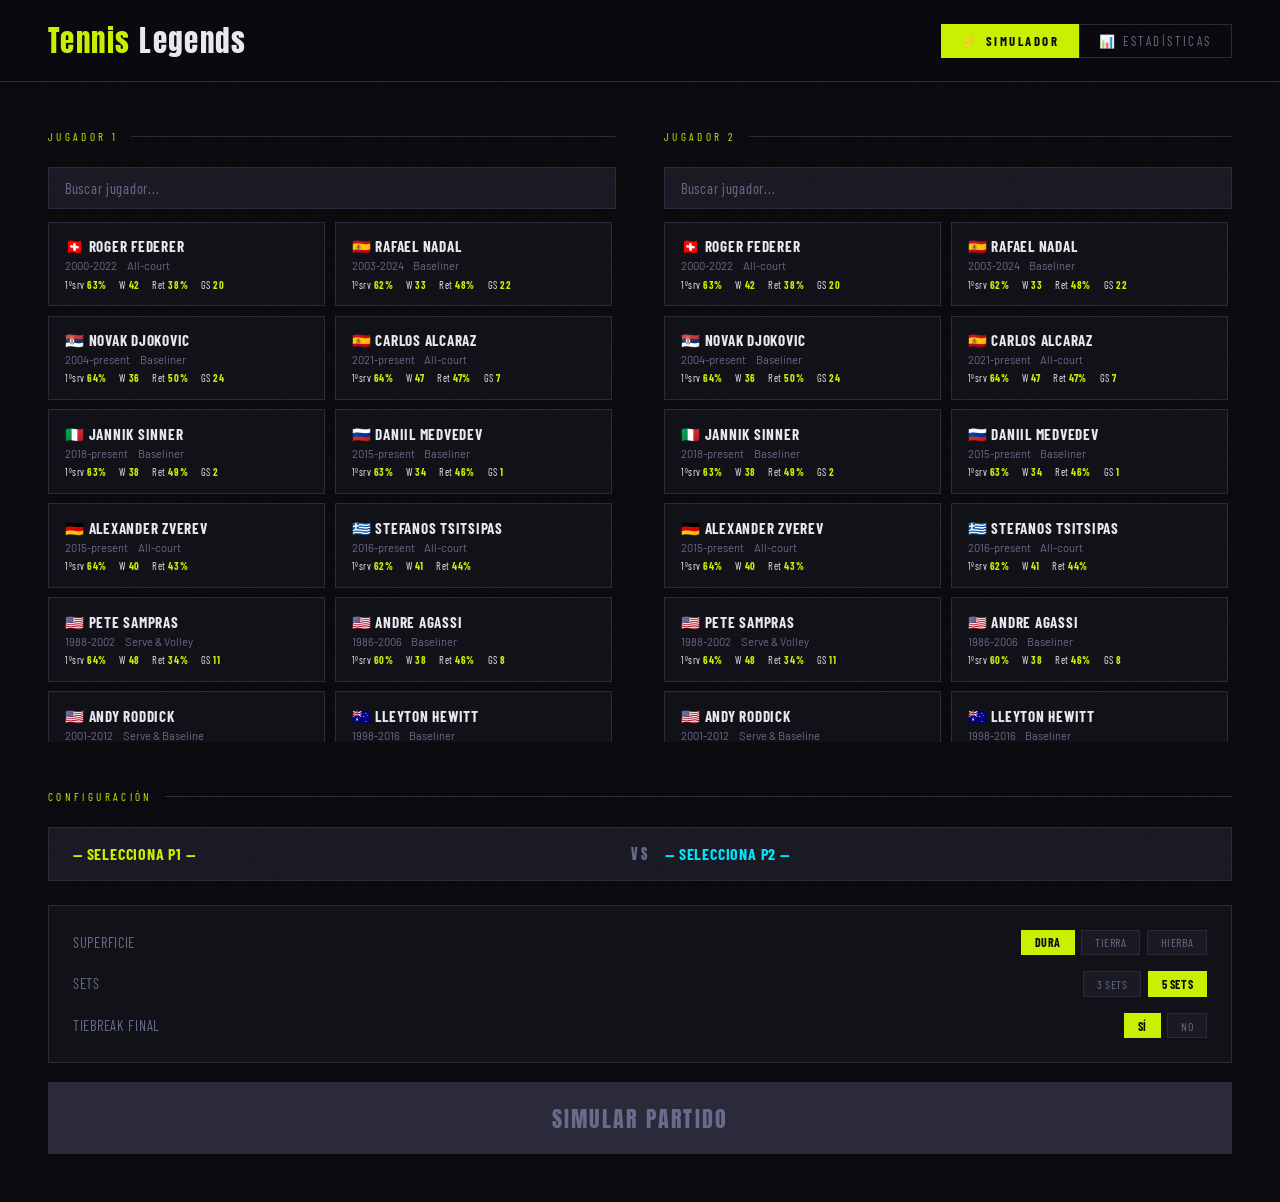
<file: TennisLegends.html>
<!DOCTYPE html>
<html lang="es">
<head>
<meta charset="UTF-8">
<meta name="viewport" content="width=device-width, initial-scale=1.0">
<title>Tennis Legends Simulator</title>
<link href="https://fonts.googleapis.com/css2?family=Anton&family=Barlow+Condensed:wght@300;400;600;700&family=Barlow:wght@300;400;500&display=swap" rel="stylesheet">
<style>
  :root {
    --bg: #0a0a0f;
    --surface: #111118;
    --surface2: #1a1a24;
    --border: #2a2a3a;
    --accent: #c8f000;
    --accent2: #00e5ff;
    --red: #ff4444;
    --text: #e8e8f0;
    --muted: #6a6a8a;
  }
  * { margin:0; padding:0; box-sizing:border-box; }
  body { background:var(--bg); color:var(--text); font-family:'Barlow',sans-serif; min-height:100vh; overflow-x:hidden; }
  body::before { content:''; position:fixed; inset:0; background-image:url("data:image/svg+xml,%3Csvg viewBox='0 0 256 256' xmlns='http://www.w3.org/2000/svg'%3E%3Cfilter id='noise'%3E%3CfeTurbulence type='fractalNoise' baseFrequency='0.9' numOctaves='4' stitchTiles='stitch'/%3E%3C/filter%3E%3Crect width='100%25' height='100%25' filter='url(%23noise)' opacity='0.03'/%3E%3C/svg%3E"); pointer-events:none; z-index:9999; opacity:0.4; }

  /* HEADER */
  header { padding:1.2rem 3rem; border-bottom:1px solid var(--border); display:flex; align-items:center; justify-content:space-between; position:sticky; top:0; background:rgba(10,10,15,0.95); backdrop-filter:blur(10px); z-index:100; }
  .logo { font-family:'Anton',sans-serif; font-size:1.8rem; letter-spacing:0.05em; color:var(--accent); }
  .logo span { color:var(--text); }
  .nav-tabs { display:flex; gap:0; }
  .nav-tab { font-family:'Barlow Condensed',sans-serif; font-size:0.8rem; letter-spacing:0.2em; text-transform:uppercase; color:var(--muted); border:1px solid var(--border); padding:0.5rem 1.2rem; cursor:pointer; transition:all 0.15s; background:transparent; }
  .nav-tab:first-child { border-right:none; }
  .nav-tab.active { background:var(--accent); color:var(--bg); border-color:var(--accent); font-weight:700; }
  .nav-tab:hover:not(.active) { color:var(--text); border-color:var(--muted); }

  /* PAGE SYSTEM */
  .page { display:none; }
  .page.active { display:block; }

  /* SECTION LABEL */
  .section-label { font-family:'Barlow Condensed',sans-serif; font-size:0.7rem; letter-spacing:0.3em; text-transform:uppercase; color:var(--accent); margin-bottom:1.5rem; display:flex; align-items:center; gap:0.8rem; }
  .section-label::after { content:''; flex:1; height:1px; background:var(--border); }

  /* ===================== SIMULATOR PAGE ===================== */
  .main-grid { display:grid; grid-template-columns:1fr 1fr; gap:3rem; max-width:1400px; margin:0 auto; padding:3rem; }

  .player-grid { display:grid; grid-template-columns:1fr 1fr; gap:0.6rem; max-height:520px; overflow-y:auto; padding-right:4px; }
  .player-grid::-webkit-scrollbar { width:4px; }
  .player-grid::-webkit-scrollbar-track { background:var(--surface); }
  .player-grid::-webkit-scrollbar-thumb { background:var(--border); }

  .player-card { background:var(--surface); border:1px solid var(--border); padding:0.9rem 1rem; cursor:pointer; transition:all 0.15s; position:relative; overflow:hidden; }
  .player-card::before { content:''; position:absolute; left:0; top:0; bottom:0; width:3px; background:transparent; transition:all 0.15s; }
  .player-card:hover { border-color:var(--muted); background:var(--surface2); }
  .player-card.selected-p1 { border-color:var(--accent); background:#1a1f00; }
  .player-card.selected-p1::before { background:var(--accent); }
  .player-card.selected-p2 { border-color:var(--accent2); background:#001a1f; }
  .player-card.selected-p2::before { background:var(--accent2); }
  .player-name { font-family:'Barlow Condensed',sans-serif; font-size:0.95rem; font-weight:700; letter-spacing:0.05em; text-transform:uppercase; }
  .player-meta { font-size:0.7rem; color:var(--muted); margin-top:0.2rem; display:flex; gap:0.6rem; flex-wrap:wrap; }
  .player-stat-mini { display:flex; gap:0.8rem; margin-top:0.4rem; flex-wrap:wrap; }
  .stat-pill { font-size:0.65rem; font-family:'Barlow Condensed',sans-serif; letter-spacing:0.05em; }
  .stat-pill span { color:var(--accent); font-weight:700; }

  .config-panel { background:var(--surface); border:1px solid var(--border); padding:1.5rem; display:flex; flex-direction:column; gap:1rem; }
  .config-row { display:flex; align-items:center; justify-content:space-between; font-family:'Barlow Condensed',sans-serif; font-size:0.9rem; letter-spacing:0.05em; text-transform:uppercase; color:var(--muted); }
  .config-options { display:flex; gap:0.4rem; }
  .opt-btn { background:var(--surface2); border:1px solid var(--border); color:var(--muted); padding:0.3rem 0.8rem; font-size:0.75rem; font-family:'Barlow Condensed',sans-serif; letter-spacing:0.05em; cursor:pointer; transition:all 0.1s; text-transform:uppercase; }
  .opt-btn.active { background:var(--accent); color:var(--bg); border-color:var(--accent); font-weight:700; }

  .sim-btn { background:var(--accent); color:var(--bg); border:none; padding:1.2rem 2rem; font-family:'Anton',sans-serif; font-size:1.4rem; letter-spacing:0.1em; text-transform:uppercase; cursor:pointer; width:100%; transition:all 0.15s; }
  .sim-btn:hover { background:#d4ff10; transform:translateY(-1px); box-shadow:0 8px 30px rgba(200,240,0,0.3); }
  .sim-btn:disabled { background:var(--border); color:var(--muted); cursor:not-allowed; transform:none; box-shadow:none; }

  #scoreboard { display:none; grid-column:1/-1; background:var(--surface); border:1px solid var(--border); }
  .score-header { display:grid; grid-template-columns:2fr repeat(5,1fr) 1fr; background:var(--surface2); border-bottom:1px solid var(--border); padding:0.8rem 1.5rem; font-family:'Barlow Condensed',sans-serif; font-size:0.75rem; letter-spacing:0.15em; text-transform:uppercase; color:var(--muted); }
  .score-header div,.score-row div { text-align:center; }
  .score-header div:first-child,.score-row div:first-child { text-align:left; }
  .score-row { display:grid; grid-template-columns:2fr repeat(5,1fr) 1fr; padding:1.2rem 1.5rem; border-bottom:1px solid var(--border); align-items:center; }
  .score-row:last-child { border-bottom:none; }
  .player-label { font-family:'Barlow Condensed',sans-serif; font-size:1.1rem; font-weight:700; letter-spacing:0.05em; text-transform:uppercase; display:flex; align-items:center; gap:0.6rem; }
  .dot-p1 { width:8px; height:8px; background:var(--accent); border-radius:50%; flex-shrink:0; }
  .dot-p2 { width:8px; height:8px; background:var(--accent2); border-radius:50%; flex-shrink:0; }
  .set-score { font-family:'Anton',sans-serif; font-size:1.4rem; text-align:center; }
  .set-score.winner { color:var(--accent); }
  .set-score.inactive { color:var(--border); }
  .set-score.p2-win { color:var(--accent2); }
  .games-total { font-family:'Anton',sans-serif; font-size:1.8rem; }
  .games-total.p1 { color:var(--accent); }
  .games-total.p2 { color:var(--accent2); }

  #match-stats { display:none; grid-column:1/-1; background:var(--surface); border:1px solid var(--border); padding:2rem; }
  .stats-grid { display:grid; grid-template-columns:1fr 200px 1fr; gap:0.8rem; align-items:center; }
  .stat-val-left { text-align:right; font-family:'Barlow Condensed',sans-serif; font-size:1.1rem; font-weight:700; color:var(--accent); }
  .stat-val-right { text-align:left; font-family:'Barlow Condensed',sans-serif; font-size:1.1rem; font-weight:700; color:var(--accent2); }
  .stat-name { text-align:center; font-size:0.72rem; font-family:'Barlow Condensed',sans-serif; letter-spacing:0.1em; text-transform:uppercase; color:var(--muted); padding:0.3rem 0; }
  .bar-wrap { height:3px; background:var(--border); overflow:hidden; }
  .bar-fill-left { height:100%; background:var(--accent); float:right; transition:width 1s ease; }
  .bar-fill-right { height:100%; background:var(--accent2); transition:width 1s ease; }

  .winner-banner { display:none; grid-column:1/-1; padding:3rem; text-align:center; background:linear-gradient(135deg,#0a1000,#0a0a0f,#001015); border:1px solid var(--border); position:relative; overflow:hidden; }
  .winner-banner::before { content:''; position:absolute; inset:0; background:radial-gradient(ellipse at center,rgba(200,240,0,0.05) 0%,transparent 70%); }
  .winner-label { font-family:'Barlow Condensed',sans-serif; font-size:0.75rem; letter-spacing:0.4em; text-transform:uppercase; color:var(--muted); margin-bottom:0.5rem; }
  .winner-name { font-family:'Anton',sans-serif; font-size:4rem; letter-spacing:0.05em; text-transform:uppercase; line-height:1; margin-bottom:0.5rem; }
  .winner-score { font-family:'Barlow Condensed',sans-serif; font-size:1.2rem; color:var(--muted); letter-spacing:0.1em; }

  #point-log { display:none; grid-column:1/-1; max-height:180px; overflow-y:auto; background:var(--surface); border:1px solid var(--border); padding:1rem 1.5rem; }
  #point-log::-webkit-scrollbar { width:4px; }
  #point-log::-webkit-scrollbar-thumb { background:var(--border); }
  .log-entry { font-size:0.78rem; color:var(--muted); padding:0.15rem 0; font-family:'Barlow Condensed',sans-serif; border-bottom:1px solid #1a1a24; }
  .log-entry.important { color:var(--accent); font-weight:700; }
  .log-entry.p2w { color:var(--accent2); font-weight:700; }

  .again-btn { background:transparent; border:1px solid var(--border); color:var(--muted); padding:0.8rem 1.5rem; font-family:'Barlow Condensed',sans-serif; letter-spacing:0.1em; font-size:0.85rem; text-transform:uppercase; cursor:pointer; transition:all 0.15s; width:100%; }
  .again-btn:hover { border-color:var(--accent); color:var(--accent); }

  .selection-display { display:flex; align-items:center; gap:1rem; padding:1rem 1.5rem; background:var(--surface2); border:1px solid var(--border); margin-bottom:1.5rem; }
  .sel-name { font-family:'Barlow Condensed',sans-serif; font-size:1rem; font-weight:700; text-transform:uppercase; letter-spacing:0.05em; flex:1; }
  .sel-name.p1 { color:var(--accent); }
  .sel-name.p2 { color:var(--accent2); }
  .sel-vs { font-family:'Anton',sans-serif; font-size:0.85rem; color:var(--muted); letter-spacing:0.2em; }

  @keyframes fadeIn { from{opacity:0;transform:translateY(10px)} to{opacity:1;transform:translateY(0)} }
  .animate-in { animation:fadeIn 0.4s ease forwards; }

  /* SEARCH BAR for simulator */
  .search-bar { width:100%; background:var(--surface2); border:1px solid var(--border); color:var(--text); padding:0.7rem 1rem; font-family:'Barlow Condensed',sans-serif; font-size:0.9rem; letter-spacing:0.05em; margin-bottom:0.8rem; outline:none; }
  .search-bar::placeholder { color:var(--muted); }
  .search-bar:focus { border-color:var(--muted); }

  /* ===================== STATS PAGE ===================== */
  #page-stats { background:var(--bg); }
  .stats-page-layout { display:grid; grid-template-columns:320px 1fr; min-height:calc(100vh - 65px); }

  /* LEFT PANEL */
  .players-sidebar { background:var(--surface); border-right:1px solid var(--border); height:calc(100vh - 65px); overflow-y:auto; position:sticky; top:65px; }
  .players-sidebar::-webkit-scrollbar { width:4px; }
  .players-sidebar::-webkit-scrollbar-thumb { background:var(--border); }
  .sidebar-header { padding:1.2rem 1.5rem; border-bottom:1px solid var(--border); position:sticky; top:0; background:var(--surface); z-index:10; }
  .sidebar-title { font-family:'Barlow Condensed',sans-serif; font-size:0.7rem; letter-spacing:0.3em; text-transform:uppercase; color:var(--accent); margin-bottom:0.8rem; }
  .sidebar-search { width:100%; background:var(--bg); border:1px solid var(--border); color:var(--text); padding:0.6rem 0.9rem; font-family:'Barlow Condensed',sans-serif; font-size:0.85rem; letter-spacing:0.03em; outline:none; }
  .sidebar-search::placeholder { color:var(--muted); }
  .sidebar-search:focus { border-color:var(--muted); }

  .era-filter { display:flex; flex-wrap:wrap; gap:0.3rem; margin-top:0.6rem; }
  .era-btn { font-family:'Barlow Condensed',sans-serif; font-size:0.65rem; letter-spacing:0.1em; text-transform:uppercase; border:1px solid var(--border); color:var(--muted); padding:0.2rem 0.5rem; cursor:pointer; background:transparent; transition:all 0.1s; }
  .era-btn.active { background:var(--accent); color:var(--bg); border-color:var(--accent); font-weight:700; }

  .player-list-item { padding:0.8rem 1.5rem; cursor:pointer; border-bottom:1px solid #16161e; transition:all 0.1s; display:flex; align-items:center; gap:0.7rem; position:relative; }
  .player-list-item::before { content:''; position:absolute; left:0; top:0; bottom:0; width:3px; background:transparent; transition:all 0.1s; }
  .player-list-item:hover { background:var(--surface2); }
  .player-list-item.active { background:#1a1f00; }
  .player-list-item.active::before { background:var(--accent); }
  .pli-flag { font-size:1rem; flex-shrink:0; }
  .pli-info { flex:1; min-width:0; }
  .pli-name { font-family:'Barlow Condensed',sans-serif; font-size:0.9rem; font-weight:700; letter-spacing:0.05em; text-transform:uppercase; white-space:nowrap; overflow:hidden; text-overflow:ellipsis; }
  .pli-sub { font-size:0.68rem; color:var(--muted); margin-top:0.1rem; }
  .pli-gs { font-family:'Anton',sans-serif; font-size:1rem; color:var(--accent); flex-shrink:0; }

  /* RIGHT PANEL - player detail */
  .player-detail { padding:3rem; }
  .detail-empty { display:flex; flex-direction:column; align-items:center; justify-content:center; min-height:60vh; color:var(--muted); text-align:center; }
  .detail-empty-icon { font-size:4rem; margin-bottom:1rem; opacity:0.3; }
  .detail-empty-text { font-family:'Barlow Condensed',sans-serif; font-size:1rem; letter-spacing:0.2em; text-transform:uppercase; }

  .player-hero { display:grid; grid-template-columns:1fr 2fr; gap:3rem; margin-bottom:3rem; align-items:start; }
  .player-avatar { background:var(--surface2); border:1px solid var(--border); aspect-ratio:3/4; display:flex; align-items:center; justify-content:center; position:relative; overflow:hidden; }
  .player-avatar-initial { font-family:'Anton',sans-serif; font-size:6rem; color:var(--border); letter-spacing:0.05em; }
  .player-flag-bg { position:absolute; bottom:1rem; right:1rem; font-size:2.5rem; opacity:0.3; }
  .player-avatar-accent { position:absolute; bottom:0; left:0; right:0; height:4px; background:var(--accent); }

  .player-hero-info {}
  .player-hero-name { font-family:'Anton',sans-serif; font-size:3rem; letter-spacing:0.03em; text-transform:uppercase; line-height:1; margin-bottom:0.4rem; }
  .player-hero-country { font-family:'Barlow Condensed',sans-serif; font-size:0.8rem; letter-spacing:0.2em; text-transform:uppercase; color:var(--muted); margin-bottom:1.5rem; display:flex; align-items:center; gap:0.5rem; }
  .player-hero-badges { display:flex; flex-wrap:wrap; gap:0.5rem; margin-bottom:1.5rem; }
  .badge { font-family:'Barlow Condensed',sans-serif; font-size:0.72rem; letter-spacing:0.1em; text-transform:uppercase; padding:0.3rem 0.7rem; border:1px solid var(--border); color:var(--muted); }
  .badge.highlight { border-color:var(--accent); color:var(--accent); }
  .badge.gs { background:var(--accent); color:var(--bg); border-color:var(--accent); font-weight:700; }

  .player-bio { font-size:0.9rem; line-height:1.7; color:#a0a0b8; margin-bottom:1.5rem; max-width:500px; }
  .peak-stat { display:flex; gap:2rem; flex-wrap:wrap; }
  .peak-item { }
  .peak-label { font-family:'Barlow Condensed',sans-serif; font-size:0.65rem; letter-spacing:0.2em; text-transform:uppercase; color:var(--muted); margin-bottom:0.2rem; }
  .peak-value { font-family:'Anton',sans-serif; font-size:1.4rem; color:var(--accent); }

  /* SIM STATS TABLE */
  .sim-stats-section { margin-bottom:3rem; }
  .stat-cards { display:grid; grid-template-columns:repeat(4, 1fr); gap:1rem; margin-bottom:2rem; }
  .stat-card { background:var(--surface); border:1px solid var(--border); padding:1.2rem; position:relative; overflow:hidden; }
  .stat-card::after { content:''; position:absolute; bottom:0; left:0; right:0; height:2px; background:var(--border); }
  .stat-card.highlight::after { background:var(--accent); }
  .stat-card-label { font-family:'Barlow Condensed',sans-serif; font-size:0.65rem; letter-spacing:0.2em; text-transform:uppercase; color:var(--muted); margin-bottom:0.5rem; }
  .stat-card-value { font-family:'Anton',sans-serif; font-size:2.2rem; line-height:1; }
  .stat-card-sub { font-size:0.72rem; color:var(--muted); margin-top:0.3rem; }

  /* SURFACE BARS */
  .surface-section { background:var(--surface); border:1px solid var(--border); padding:1.5rem; margin-bottom:2rem; }
  .surface-title { font-family:'Barlow Condensed',sans-serif; font-size:0.7rem; letter-spacing:0.25em; text-transform:uppercase; color:var(--accent); margin-bottom:1.2rem; }
  .surface-row { display:grid; grid-template-columns:80px 1fr 60px; align-items:center; gap:1rem; margin-bottom:0.8rem; }
  .surface-label { font-family:'Barlow Condensed',sans-serif; font-size:0.8rem; letter-spacing:0.05em; text-transform:uppercase; color:var(--muted); }
  .surface-bar-track { height:6px; background:var(--border); position:relative; }
  .surface-bar-fill { height:100%; transition:width 0.8s ease; }
  .surface-bar-fill.hard { background:#4fc3f7; }
  .surface-bar-fill.clay { background:#ff8a65; }
  .surface-bar-fill.grass { background:#81c784; }
  .surface-val { font-family:'Barlow Condensed',sans-serif; font-size:0.85rem; font-weight:700; text-align:right; }
  .surface-val.good { color:var(--accent); }
  .surface-val.avg { color:var(--text); }
  .surface-val.weak { color:var(--muted); }

  /* COMPARISON BARS */
  .stat-table { background:var(--surface); border:1px solid var(--border); }
  .stat-table-header { display:grid; grid-template-columns:1fr 100px 160px; padding:0.8rem 1.5rem; background:var(--surface2); border-bottom:1px solid var(--border); font-family:'Barlow Condensed',sans-serif; font-size:0.65rem; letter-spacing:0.2em; text-transform:uppercase; color:var(--muted); }
  .stat-table-row { display:grid; grid-template-columns:1fr 100px 160px; padding:0.8rem 1.5rem; border-bottom:1px solid #16161e; align-items:center; }
  .stat-table-row:last-child { border-bottom:none; }
  .str-label { font-size:0.8rem; color:var(--muted); font-family:'Barlow Condensed',sans-serif; letter-spacing:0.05em; text-transform:uppercase; }
  .str-value { font-family:'Barlow Condensed',sans-serif; font-size:1rem; font-weight:700; color:var(--text); }
  .str-bar { height:4px; background:var(--border); }
  .str-bar-fill { height:100%; background:var(--accent); transition:width 0.8s; }


  /* SPEED CARDS */
  .speed-cards { display:grid; grid-template-columns:repeat(4,1fr); gap:1rem; margin-bottom:0.5rem; }
  .speed-cards .speed-card:last-child { grid-column: 1 / -1; }
  .speed-card { background:var(--surface2); border:1px solid var(--border); padding:1.2rem; text-align:center; position:relative; }
  .speed-card.combo { background:linear-gradient(135deg,#0a1000,#001015); border-color:var(--accent); }
  .speed-icon { font-size:1.5rem; margin-bottom:0.4rem; }
  .speed-label { font-family:'Barlow Condensed',sans-serif; font-size:0.65rem; letter-spacing:0.15em; text-transform:uppercase; color:var(--muted); margin-bottom:0.3rem; }
  .speed-value { font-family:'Anton',sans-serif; font-size:2.5rem; line-height:1; }
  .speed-unit { font-size:0.7rem; color:var(--muted); margin-bottom:0.6rem; }
  .speed-bar-track { height:3px; background:var(--border); }
  .speed-bar { height:100%; max-width:100%; }


  /* DATA BADGE */
  .data-badge { display:inline-block; font-size:0.6rem; letter-spacing:0.1em; padding:0.2rem 0.5rem; margin-left:0.8rem; font-weight:700; vertical-align:middle; }
  .badge-real { background:rgba(200,240,0,0.15); color:var(--accent); border:1px solid var(--accent); }
  .badge-est  { background:rgba(255,152,0,0.15); color:#ff9800; border:1px solid #ff9800; }

  /* RALLY DISTRIBUTION */
  .rally-distribution { display:flex; flex-direction:column; gap:0.8rem; margin-bottom:1.2rem; }
  .rally-bar-row { display:grid; grid-template-columns:100px 1fr 1fr; gap:0.8rem; align-items:center; }
  .rally-bar-label { font-family:'Barlow Condensed',sans-serif; font-size:0.75rem; letter-spacing:0.05em; text-transform:uppercase; color:var(--text); }
  .rally-bar-outer { height:22px; background:var(--border); position:relative; max-width:100%; }
  .rally-bar-fill { height:100%; position:relative; display:flex; align-items:center; min-width:30px; transition:width 0.8s ease; }
  .rally-short { background:linear-gradient(90deg, #c8f000, #a0c000); }
  .rally-mid   { background:linear-gradient(90deg, #00e5ff, #0099aa); }
  .rally-long  { background:linear-gradient(90deg, #ff9800, #cc6600); }
  .rally-pct { font-family:'Anton',sans-serif; font-size:0.75rem; color:var(--bg); padding:0 0.4rem; white-space:nowrap; }
  .rally-desc { font-size:0.68rem; color:var(--muted); line-height:1.3; }

  /* RETURN SPEED */
  .return-speed-row { display:grid; grid-template-columns:180px 80px 1fr; align-items:center; gap:0.8rem; margin-top:0.5rem; padding-top:0.8rem; border-top:1px solid var(--border); }
  .return-speed-label { font-family:'Barlow Condensed',sans-serif; font-size:0.75rem; letter-spacing:0.05em; text-transform:uppercase; color:var(--muted); }
  .return-speed-val { font-family:'Anton',sans-serif; font-size:1.2rem; color:var(--accent2); }
  .return-speed-bar-track { height:4px; background:var(--border); }
  .return-speed-bar { height:100%; background:var(--accent2); max-width:100%; transition:width 0.8s ease; }


  /* GS TROPHY SECTION */
  .gs-trophy-section { margin-bottom:1.5rem; }
  .gs-trophy-row { display:grid; grid-template-columns:repeat(4,1fr); gap:0.8rem; margin-bottom:0.8rem; }
  .gs-trophy-item { background:var(--surface2); border:1px solid var(--border); padding:0.8rem; text-align:center; position:relative; }
  .gs-trophy-item.gs-won { border-color:rgba(200,240,0,0.4); background:rgba(200,240,0,0.05); }
  .gs-trophy-item.gs-zero { opacity:0.45; }
  .gs-icon { font-size:1.4rem; margin-bottom:0.2rem; }
  .gs-name { font-family:'Barlow Condensed',sans-serif; font-size:0.62rem; letter-spacing:0.1em; text-transform:uppercase; color:var(--muted); margin-bottom:0.3rem; }
  .gs-count { font-family:'Anton',sans-serif; font-size:2rem; line-height:1; color:var(--accent); }
  .gs-dots { font-size:0.55rem; color:var(--accent); letter-spacing:1px; margin-top:0.3rem; line-height:1.4; word-break:break-all; }
  .gs-dots-empty { font-size:0.7rem; color:var(--border); margin-top:0.3rem; }
  .gs-totals-row { display:flex; gap:2rem; padding:0.8rem 1rem; background:var(--surface2); border:1px solid var(--border); }
  .gs-total-item { display:flex; align-items:center; gap:0.8rem; }
  .gs-total-label { font-family:'Barlow Condensed',sans-serif; font-size:0.75rem; letter-spacing:0.1em; text-transform:uppercase; color:var(--muted); }
  .gs-total-val { font-family:'Anton',sans-serif; font-size:1.8rem; color:var(--accent); }
  .masters-val { color:var(--accent2) !important; }

  /* SIDEBAR TITLES */
  .pli-titles { display:flex; flex-direction:column; gap:0.15rem; align-items:flex-end; flex-shrink:0; }
  .pli-gs { font-family:'Barlow Condensed',sans-serif; font-size:0.72rem; font-weight:700; color:var(--accent); white-space:nowrap; }
  .pli-masters { font-family:'Barlow Condensed',sans-serif; font-size:0.68rem; color:var(--accent2); white-space:nowrap; }

  @media (max-width: 900px) {
    .stats-page-layout { grid-template-columns:1fr; }
    .players-sidebar { height:auto; position:relative; top:0; max-height:300px; }
    .player-hero { grid-template-columns:1fr; }
    .stat-cards { grid-template-columns:repeat(2,1fr); }
  }
</style>
</head>
<body>

<header>
  <div class="logo">Tennis <span>Legends</span></div>
  <div class="nav-tabs">
    <button class="nav-tab active" onclick="showPage('simulator')">⚡ Simulador</button>
    <button class="nav-tab" onclick="showPage('stats')">📊 Estadísticas</button>
  </div>
</header>

<!-- ==================== PAGE: SIMULATOR ==================== -->
<div id="page-simulator" class="page active">
<div class="main-grid">

  <div>
    <div class="section-label">Jugador 1</div>
    <input class="search-bar" placeholder="Buscar jugador..." oninput="filterGrid('p1', this.value)" id="search-p1">
    <div class="player-grid" id="grid-p1"></div>
  </div>

  <div>
    <div class="section-label">Jugador 2</div>
    <input class="search-bar" placeholder="Buscar jugador..." oninput="filterGrid('p2', this.value)" id="search-p2">
    <div class="player-grid" id="grid-p2"></div>
  </div>

  <div style="grid-column:1/-1">
    <div class="section-label">Configuración</div>
    <div class="selection-display">
      <div class="sel-name p1" id="sel-p1">— Selecciona P1 —</div>
      <div class="sel-vs">VS</div>
      <div class="sel-name p2" id="sel-p2">— Selecciona P2 —</div>
    </div>
    <div class="config-panel">
      <div class="config-row">
        <span>Superficie</span>
        <div class="config-options" id="surface-opts">
          <button class="opt-btn active" data-val="hard">Dura</button>
          <button class="opt-btn" data-val="clay">Tierra</button>
          <button class="opt-btn" data-val="grass">Hierba</button>
        </div>
      </div>
      <div class="config-row">
        <span>Sets</span>
        <div class="config-options" id="sets-opts">
          <button class="opt-btn" data-val="3">3 sets</button>
          <button class="opt-btn active" data-val="5">5 sets</button>
        </div>
      </div>
      <div class="config-row">
        <span>Tiebreak final</span>
        <div class="config-options" id="tb-opts">
          <button class="opt-btn active" data-val="yes">Sí</button>
          <button class="opt-btn" data-val="no">No</button>
        </div>
      </div>
    </div>
    <br>
    <button class="sim-btn" id="sim-btn" disabled>SIMULAR PARTIDO</button>
  </div>

  <div class="winner-banner" id="winner-banner">
    <div class="winner-label">🏆 Ganador del partido</div>
    <div class="winner-name" id="winner-name">—</div>
    <div class="winner-score" id="winner-score">—</div>
  </div>

  <div id="scoreboard">
    <div class="score-header">
      <div>Jugador</div>
      <div>S1</div><div>S2</div><div>S3</div><div>S4</div><div>S5</div>
      <div>Juegos</div>
    </div>
    <div class="score-row">
      <div class="player-label"><span class="dot-p1"></span><span id="sb-name-p1">—</span></div>
      <div class="set-score inactive" id="s1p1">-</div>
      <div class="set-score inactive" id="s2p1">-</div>
      <div class="set-score inactive" id="s3p1">-</div>
      <div class="set-score inactive" id="s4p1">-</div>
      <div class="set-score inactive" id="s5p1">-</div>
      <div class="games-total p1" id="tot-p1">0</div>
    </div>
    <div class="score-row">
      <div class="player-label"><span class="dot-p2"></span><span id="sb-name-p2">—</span></div>
      <div class="set-score inactive" id="s1p2">-</div>
      <div class="set-score inactive" id="s2p2">-</div>
      <div class="set-score inactive" id="s3p2">-</div>
      <div class="set-score inactive" id="s4p2">-</div>
      <div class="set-score inactive" id="s5p2">-</div>
      <div class="games-total p2" id="tot-p2">0</div>
    </div>
  </div>

  <div id="match-stats">
    <div class="section-label">Estadísticas del partido</div>
    <div class="stats-grid" id="stats-grid"></div>
  </div>
  <div id="point-log"></div>
  <div id="again-wrap" style="display:none; grid-column:1/-1;">
    <button class="again-btn" onclick="resetSim()">↩ Nuevo partido</button>
  </div>

</div>
</div>

<!-- ==================== PAGE: STATS ==================== -->
<div id="page-stats" class="page">
  <div class="stats-page-layout">

    <!-- SIDEBAR -->
    <div class="players-sidebar">
      <div class="sidebar-header">
        <div class="sidebar-title">Base de datos · <span id="player-count">0</span> jugadores</div>
        <input class="sidebar-search" placeholder="Buscar nombre..." oninput="filterSidebar(this.value)" id="sidebar-search">
        <div class="era-filter" id="era-filter">
          <button class="era-btn active" data-era="all">Todos</button>
          <button class="era-btn" data-era="2010s">2010s+</button>
          <button class="era-btn" data-era="2000s">2000s</button>
          <button class="era-btn" data-era="90s">90s</button>
          <button class="era-btn" data-era="80s">80s</button>
          <button class="era-btn" data-era="70s">70s</button>
        </div>
      </div>
      <div id="players-list"></div>
    </div>

    <!-- DETAIL -->
    <div class="player-detail" id="player-detail">
      <div class="detail-empty" id="detail-empty">
        <div class="detail-empty-icon">🎾</div>
        <div class="detail-empty-text">Selecciona un jugador para ver sus estadísticas</div>
      </div>
      <div id="detail-content" style="display:none;"></div>
    </div>

  </div>
</div>

<script>
// COMPLETE PLAYERS DATABASE - ~100 players
const PLAYERS = [
  // === BIG 3 & NEXT GEN ===
  { id:'federer', name:'Roger Federer', country:'SUI', countryFlag:'🇨🇭', era:'2000-2022', style:'All-court', prime:'2004-2007', gs:20,gs_ro:1,gs_wi:8,gs_us:5,gs_au:6,masters:28, peak:'No.1 (2004)',
    bio:'El jugador más elegante de la historia. 20 Grand Slams, 310 semanas como Nº1. Backhand de una mano icónico.',
    tb_win:0.68,dec_win:0.65,net_win:0.72,height:185,
    stats:{ serve1pct:0.63,win1st:0.79,win2nd:0.58,returnWin:0.38,winners:42,errors:22,breakConvert:0.44,breakSave:0.68,serve_kmh:230,fh_kmh:155,bh_kmh:140,surface:{hard:1.05,clay:0.92,grass:1.10},
      rally_short:42,rally_mid:35,rally_long:23,rest_kmh:155,data_type:'real'}},
  { id:'nadal', name:'Rafael Nadal', country:'ESP', countryFlag:'🇪🇸', era:'2003-2024', style:'Baseliner', prime:'2008-2012', gs:22,gs_ro:14,gs_wi:2,gs_us:4,gs_au:2,masters:36, peak:'No.1 (2008)',
    bio:'El Rey de la Tierra. 22 Grand Slams, 14 Roland Garros. El revés con dos manos más letal de la historia.',
    tb_win:0.62,dec_win:0.7,net_win:0.68,height:185,
    stats:{ serve1pct:0.62,win1st:0.74,win2nd:0.56,returnWin:0.48,winners:33,errors:24,breakConvert:0.52,breakSave:0.65,serve_kmh:220,fh_kmh:160,bh_kmh:145,surface:{hard:0.98,clay:1.18,grass:0.96},
      rally_short:34,rally_mid:33,rally_long:33,rest_kmh:158,data_type:'real'}},
  { id:'djokovic', name:'Novak Djokovic', country:'SRB', countryFlag:'🇷🇸', era:'2004-present', style:'Baseliner', prime:'2011-2016', gs:24,gs_ro:3,gs_wi:7,gs_us:3,gs_au:11,masters:40, peak:'No.1 (2011)',
    bio:'El mejor de todos los tiempos en términos de títulos. Defensa y devolución extraordinarias. Récord de 24 Grand Slams.',
    tb_win:0.72,dec_win:0.74,net_win:0.66,height:188,
    stats:{ serve1pct:0.64,win1st:0.76,win2nd:0.57,returnWin:0.50,winners:36,errors:19,breakConvert:0.50,breakSave:0.70,serve_kmh:235,fh_kmh:155,bh_kmh:150,surface:{hard:1.08,clay:1.05,grass:1.04},
      rally_short:38,rally_mid:34,rally_long:28,rest_kmh:165,data_type:'real'}},
  { id:'alcaraz', name:'Carlos Alcaraz', country:'ESP', countryFlag:'🇪🇸', era:'2021-present', style:'All-court', prime:'2023-present', gs:7,gs_ro:2,gs_wi:2,gs_us:2,gs_au:1,masters:13, peak:'No.1 (2022)',
    bio:'La próxima superestrella. Velocidad explosiva, dropshot devastador, potencia sin límites. Ya ganó Roland Garros y Wimbledon con 21 años.',
    tb_win:0.65,dec_win:0.68,net_win:0.72,height:183,
    stats:{ serve1pct:0.64,win1st:0.78,win2nd:0.57,returnWin:0.47,winners:47,errors:26,breakConvert:0.51,breakSave:0.67,serve_kmh:230,fh_kmh:165,bh_kmh:150,surface:{hard:1.06,clay:1.10,grass:1.08},
      rally_short:40,rally_mid:34,rally_long:26,rest_kmh:162,data_type:'real'}},
  { id:'sinner', name:'Jannik Sinner', country:'ITA', countryFlag:'🇮🇹', era:'2018-present', style:'Baseliner', prime:'2024-present', gs:2,gs_ro:0,gs_wi:0,gs_us:1,gs_au:1,masters:8, peak:'No.1 (2024)',
    bio:'Técnica limpia, golpes planos y profundos. Dominó el ranking en 2024 con dos Grand Slams. El devolución más consistente de su generación.',
    tb_win:0.66,dec_win:0.68,net_win:0.64,height:188,
    stats:{ serve1pct:0.63,win1st:0.76,win2nd:0.56,returnWin:0.49,winners:38,errors:20,breakConvert:0.49,breakSave:0.68,serve_kmh:225,fh_kmh:160,bh_kmh:155,surface:{hard:1.09,clay:1.02,grass:1.00},
      rally_short:39,rally_mid:35,rally_long:26,rest_kmh:160,data_type:'real'}},
  { id:'medvedev', name:'Daniil Medvedev', country:'RUS', countryFlag:'🇷🇺', era:'2015-present', style:'Baseliner', prime:'2021-present', gs:1,gs_ro:0,gs_wi:0,gs_us:1,gs_au:0,masters:6, peak:'No.1 (2022)',
    bio:'Estilo anticonvencional y efectivo. Servicio potente, gran defensa. US Open 2021.',
    tb_win:0.64,dec_win:0.65,net_win:0.58,height:198,
    stats:{ serve1pct:0.63,win1st:0.77,win2nd:0.56,returnWin:0.46,winners:34,errors:22,breakConvert:0.43,breakSave:0.66,serve_kmh:220,fh_kmh:145,bh_kmh:148,surface:{hard:1.08,clay:0.91,grass:1.00},
      rally_short:37,rally_mid:35,rally_long:28,rest_kmh:158,data_type:'real'}},
  { id:'zverev', name:'Alexander Zverev', country:'GER', countryFlag:'🇩🇪', era:'2015-present', style:'All-court', prime:'2021-present', gs:0,gs_ro:0,gs_wi:0,gs_us:0,gs_au:0,masters:11, peak:'No.1 (2021)',
    bio:'Servicio devastador, poderoso desde el fondo. Tiene que ganar aún su primer Grand Slam pero dominó el circuito varios años.',
    tb_win:0.63,dec_win:0.64,net_win:0.64,height:198,
    stats:{ serve1pct:0.64,win1st:0.79,win2nd:0.56,returnWin:0.43,winners:40,errors:26,breakConvert:0.45,breakSave:0.64,serve_kmh:235,fh_kmh:155,bh_kmh:148,surface:{hard:1.04,clay:1.03,grass:0.98},
      rally_short:41,rally_mid:34,rally_long:25,rest_kmh:155,data_type:'real'}},
  { id:'tsitsipas', name:'Stefanos Tsitsipas', country:'GRE', countryFlag:'🇬🇷', era:'2016-present', style:'All-court', prime:'2021-present', gs:0,gs_ro:0,gs_wi:0,gs_us:0,gs_au:0,masters:10, peak:'No.3 (2021)',
    bio:'Juego ofensivo con bola alta, subida a la red frecuente. Backhand de una mano elegante. Finalista Roland Garros 2021.',
    tb_win:0.62,dec_win:0.63,net_win:0.7,height:193,
    stats:{ serve1pct:0.62,win1st:0.76,win2nd:0.55,returnWin:0.44,winners:41,errors:28,breakConvert:0.46,breakSave:0.63,serve_kmh:215,fh_kmh:155,bh_kmh:130,surface:{hard:1.01,clay:1.07,grass:0.97},
      rally_short:40,rally_mid:34,rally_long:26,rest_kmh:152,data_type:'real'}},

  // === AÑOS 90-2000 ===
  { id:'sampras', name:'Pete Sampras', country:'USA', countryFlag:'🇺🇸', era:'1988-2002', style:'Serve & Volley', prime:'1993-1998', gs:11,gs_ro:0,gs_wi:7,gs_us:2,gs_au:2,masters:11, peak:'No.1 (1993)',
    bio:'El mejor servidor de su época. 14 Grand Slams, 7 años terminando Nº1. Invencible en hierba.',
    tb_win:0.7,dec_win:0.67,net_win:0.78,height:185,
    stats:{ serve1pct:0.64,win1st:0.83,win2nd:0.60,returnWin:0.34,winners:48,errors:28,breakConvert:0.36,breakSave:0.72,serve_kmh:240,fh_kmh:160,bh_kmh:130,surface:{hard:1.06,clay:0.85,grass:1.14},
      rally_short:50,rally_mid:30,rally_long:20,rest_kmh:140,data_type:'estimated'}},
  { id:'agassi', name:'Andre Agassi', country:'USA', countryFlag:'🇺🇸', era:'1986-2006', style:'Baseliner', prime:'1994-1999', gs:8,gs_ro:1,gs_wi:1,gs_us:2,gs_au:4,masters:17, peak:'No.1 (1994)',
    bio:'El único en ganar los cuatro Grand Slams sobre superficies distintas. Devolución legendaria, figura icónica.',
    tb_win:0.6,dec_win:0.66,net_win:0.6,height:180,
    stats:{ serve1pct:0.60,win1st:0.74,win2nd:0.54,returnWin:0.46,winners:38,errors:30,breakConvert:0.48,breakSave:0.63,serve_kmh:210,fh_kmh:155,bh_kmh:148,surface:{hard:1.06,clay:1.00,grass:0.94},
      rally_short:38,rally_mid:34,rally_long:28,rest_kmh:165,data_type:'estimated'}},
  { id:'roddick', name:'Andy Roddick', country:'USA', countryFlag:'🇺🇸', era:'2001-2012', style:'Serve & Baseline', prime:'2003-2007', gs:1,gs_ro:0,gs_wi:0,gs_us:1,gs_au:0,masters:5, peak:'No.1 (2003)',
    bio:'El servicio más rápido de su época (249 km/h). US Open 2003. Cuatro finales de Wimbledon contra Federer.',
    tb_win:0.66,dec_win:0.64,net_win:0.65,height:188,
    stats:{ serve1pct:0.65,win1st:0.84,win2nd:0.57,returnWin:0.34,winners:40,errors:30,breakConvert:0.36,breakSave:0.66,serve_kmh:249,fh_kmh:165,bh_kmh:135,surface:{hard:1.06,clay:0.88,grass:1.04},
      rally_short:47,rally_mid:32,rally_long:21,rest_kmh:148,data_type:'estimated'}},
  { id:'hewitt', name:'Lleyton Hewitt', country:'AUS', countryFlag:'🇦🇺', era:'1998-2016', style:'Baseliner', prime:'2001-2003', gs:2,gs_ro:0,gs_wi:1,gs_us:1,gs_au:0,masters:6, peak:'No.1 (2001)',
    bio:'Guerrero incansable. Espíritu competitivo sin igual. Nº1 con solo 20 años. US Open 2001, Wimbledon 2002.',
    tb_win:0.58,dec_win:0.67,net_win:0.58,height:180,
    stats:{ serve1pct:0.60,win1st:0.73,win2nd:0.53,returnWin:0.47,winners:30,errors:22,breakConvert:0.48,breakSave:0.67,serve_kmh:200,fh_kmh:140,bh_kmh:138,surface:{hard:1.04,clay:0.96,grass:1.04},
      rally_short:36,rally_mid:35,rally_long:29,rest_kmh:158,data_type:'estimated'}},
  { id:'courier', name:'Jim Courier', country:'USA', countryFlag:'🇺🇸', era:'1988-2000', style:'Baseliner', prime:'1992-1993', gs:4,gs_ro:2,gs_wi:0,gs_us:0,gs_au:2,masters:8, peak:'No.1 (1992)',
    bio:'Especialista en tierra batida con potencia. 4 Grand Slams, incluyendo 2 Roland Garros. Nº1 del mundo en 1992.',
    tb_win:0.58,dec_win:0.64,net_win:0.56,height:183,
    stats:{ serve1pct:0.60,win1st:0.73,win2nd:0.53,returnWin:0.44,winners:32,errors:26,breakConvert:0.47,breakSave:0.64,serve_kmh:195,fh_kmh:152,bh_kmh:140,surface:{hard:0.98,clay:1.10,grass:0.90},
      rally_short:37,rally_mid:34,rally_long:29,rest_kmh:148,data_type:'estimated'}},
  { id:'becker', name:'Boris Becker', country:'GER', countryFlag:'🇩🇪', era:'1984-1999', style:'Serve & Volley', prime:'1989-1994', gs:5,gs_ro:0,gs_wi:3,gs_us:0,gs_au:2,masters:13, peak:'No.1 (1991)',
    bio:'Ganó Wimbledon con 17 años. Saque devastador y ataque a la red espectacular. 6 Grand Slams.',
    tb_win:0.66,dec_win:0.65,net_win:0.74,height:190,
    stats:{ serve1pct:0.62,win1st:0.80,win2nd:0.57,returnWin:0.36,winners:46,errors:31,breakConvert:0.40,breakSave:0.66,serve_kmh:230,fh_kmh:155,bh_kmh:135,surface:{hard:1.00,clay:0.92,grass:1.12},
      rally_short:48,rally_mid:31,rally_long:21,rest_kmh:140,data_type:'estimated'}},
  { id:'edberg', name:'Stefan Edberg', country:'SWE', countryFlag:'🇸🇪', era:'1982-1996', style:'Serve & Volley', prime:'1990-1992', gs:6,gs_ro:0,gs_wi:2,gs_us:2,gs_au:2,masters:3, peak:'No.1 (1990)',
    bio:'El servicio y volea más elegante de la historia. 6 Grand Slams. Juego de red ejemplar.',
    tb_win:0.64,dec_win:0.63,net_win:0.76,height:188,
    stats:{ serve1pct:0.63,win1st:0.79,win2nd:0.57,returnWin:0.37,winners:44,errors:27,breakConvert:0.38,breakSave:0.68,serve_kmh:210,fh_kmh:145,bh_kmh:125,surface:{hard:1.02,clay:0.90,grass:1.12},
      rally_short:47,rally_mid:32,rally_long:21,rest_kmh:138,data_type:'estimated'}},

  // === ESPAÑOLES LEGENDARIOS ===
  { id:'kuerten', name:'Gustavo Kuerten', country:'BRA', countryFlag:'🇧🇷', era:'1995-2008', style:'Baseliner', prime:'2000-2001', gs:3,gs_ro:3,gs_wi:0,gs_us:0,gs_au:0,masters:4, peak:'No.1 (2000)',
    bio:'Guga. El alma de Roland Garros. 3 títulos en París. Nº1 del mundo en 2000. Estilo ofensivo y carisma desbordante.',
    tb_win:0.58,dec_win:0.62,net_win:0.62,height:191,
    stats:{ serve1pct:0.61,win1st:0.73,win2nd:0.54,returnWin:0.45,winners:38,errors:28,breakConvert:0.47,breakSave:0.63,serve_kmh:200,fh_kmh:150,bh_kmh:142,surface:{hard:0.94,clay:1.14,grass:0.90},
      rally_short:38,rally_mid:34,rally_long:28,rest_kmh:150,data_type:'estimated'}},
  { id:'moya', name:'Carlos Moyá', country:'ESP', countryFlag:'🇪🇸', era:'1994-2010', style:'Baseliner', prime:'1998-2002', gs:1,gs_ro:1,gs_wi:0,gs_us:0,gs_au:0,masters:4, peak:'No.1 (1999)',
    bio:'Roland Garros 1998. Nº1 del mundo en 1999. Golpes potentes y juego agresivo desde el fondo. Mentor de Rafa Nadal.',
    tb_win:0.57,dec_win:0.6,net_win:0.6,height:192,
    stats:{ serve1pct:0.62,win1st:0.74,win2nd:0.54,returnWin:0.44,winners:36,errors:27,breakConvert:0.46,breakSave:0.64,serve_kmh:205,fh_kmh:155,bh_kmh:143,surface:{hard:0.96,clay:1.12,grass:0.90},
      rally_short:38,rally_mid:34,rally_long:28,rest_kmh:148,data_type:'estimated'}},
  { id:'ferrero', name:'Juan Carlos Ferrero', country:'ESP', countryFlag:'🇪🇸', era:'1999-2012', style:'Baseliner', prime:'2002-2003', gs:1,gs_ro:1,gs_wi:0,gs_us:0,gs_au:0,masters:4, peak:'No.1 (2003)',
    bio:'El Mosquito. Roland Garros 2003. Nº1 del mundo ese mismo año. Juego dinámico, gran velocidad de pies y golpes ofensivos.',
    tb_win:0.56,dec_win:0.62,net_win:0.58,height:183,
    stats:{ serve1pct:0.61,win1st:0.73,win2nd:0.54,returnWin:0.45,winners:34,errors:25,breakConvert:0.47,breakSave:0.64,serve_kmh:195,fh_kmh:148,bh_kmh:140,surface:{hard:0.94,clay:1.14,grass:0.90},
      rally_short:37,rally_mid:34,rally_long:29,rest_kmh:148,data_type:'estimated'}},
  { id:'ferrer', name:'David Ferrer', country:'ESP', countryFlag:'🇪🇸', era:'2000-2019', style:'Baseliner', prime:'2012-2014', gs:0,gs_ro:0,gs_wi:0,gs_us:0,gs_au:0,masters:8, peak:'No.3 (2013)',
    bio:'La máquina. El jugador que nunca se rinde. Finalista Roland Garros 2013. Más de 700 victorias en el tour. Ejemplo de trabajo y constancia.',
    tb_win:0.56,dec_win:0.66,net_win:0.56,height:175,
    stats:{ serve1pct:0.59,win1st:0.72,win2nd:0.53,returnWin:0.47,winners:28,errors:20,breakConvert:0.50,breakSave:0.67,serve_kmh:185,fh_kmh:143,bh_kmh:138,surface:{hard:0.96,clay:1.12,grass:0.88},
      rally_short:35,rally_mid:35,rally_long:30,rest_kmh:152,data_type:'estimated'}},
  { id:'bruguera', name:'Sergi Bruguera', country:'ESP', countryFlag:'🇪🇸', era:'1988-2002', style:'Baseliner', prime:'1993-1994', gs:2,gs_ro:2,gs_wi:0,gs_us:0,gs_au:0,masters:2, peak:'No.3 (1994)',
    bio:'Dos Roland Garros consecutivos (1993-1994). El perfecto especialista en tierra batida. Golpes profundos y alta consistencia.',
    tb_win:0.55,dec_win:0.62,net_win:0.54,height:188,
    stats:{ serve1pct:0.58,win1st:0.70,win2nd:0.52,returnWin:0.45,winners:28,errors:22,breakConvert:0.48,breakSave:0.65,serve_kmh:185,fh_kmh:140,bh_kmh:135,surface:{hard:0.92,clay:1.16,grass:0.88},
      rally_short:33,rally_mid:34,rally_long:33,rest_kmh:148,data_type:'estimated'}},
  { id:'costa', name:'Albert Costa', country:'ESP', countryFlag:'🇪🇸', era:'1993-2006', style:'Baseliner', prime:'2001-2002', gs:1,gs_ro:1,gs_wi:0,gs_us:0,gs_au:0,masters:1, peak:'No.6 (2002)',
    bio:'Roland Garros 2002. El prototipo del especialista de tierra batida español. Gran solidez y resistencia física.',
    tb_win:0.54,dec_win:0.6,net_win:0.54,height:188,
    stats:{ serve1pct:0.58,win1st:0.70,win2nd:0.52,returnWin:0.45,winners:26,errors:21,breakConvert:0.47,breakSave:0.65,serve_kmh:182,fh_kmh:138,bh_kmh:133,surface:{hard:0.90,clay:1.15,grass:0.87},
      rally_short:33,rally_mid:34,rally_long:33,rest_kmh:145,data_type:'estimated'}},
  { id:'robredo', name:'Tommy Robredo', country:'ESP', countryFlag:'🇪🇸', era:'1999-2015', style:'Baseliner', prime:'2006-2009', gs:0,gs_ro:0,gs_wi:0,gs_us:0,gs_au:0,masters:2, peak:'No.5 (2006)',
    bio:'Gran defensor y corredor. Top 5 en 2006. Conocido por sus remontadas espectaculares al US Open 2013.',
    tb_win:0.56,dec_win:0.62,net_win:0.56,height:178,
    stats:{ serve1pct:0.59,win1st:0.71,win2nd:0.52,returnWin:0.46,winners:27,errors:22,breakConvert:0.47,breakSave:0.65,serve_kmh:188,fh_kmh:140,bh_kmh:136,surface:{hard:0.95,clay:1.10,grass:0.88},
      rally_short:37,rally_mid:34,rally_long:29,rest_kmh:150,data_type:'estimated'}},
  { id:'verdasco', name:'Fernando Verdasco', country:'ESP', countryFlag:'🇪🇸', era:'2001-2023', style:'Baseliner', prime:'2009-2012', gs:0,gs_ro:0,gs_wi:0,gs_us:0,gs_au:0,masters:1, peak:'No.7 (2009)',
    bio:'Revés a dos manos demoledor. Semifinalista Australian Open 2009 tras ganar a Nadal. Uno de los zurdos más temibles del tour.',
    tb_win:0.58,dec_win:0.6,net_win:0.6,height:188,
    stats:{ serve1pct:0.61,win1st:0.74,win2nd:0.54,returnWin:0.43,winners:38,errors:30,breakConvert:0.43,breakSave:0.62,serve_kmh:210,fh_kmh:158,bh_kmh:152,surface:{hard:0.98,clay:1.06,grass:0.95},
      rally_short:40,rally_mid:34,rally_long:26,rest_kmh:150,data_type:'estimated'}},
  { id:'lopez', name:'Feliciano López', country:'ESP', countryFlag:'🇪🇸', era:'2000-2022', style:'Serve & Volley', prime:'2005-2012', gs:0,gs_ro:0,gs_wi:0,gs_us:0,gs_au:0,masters:0, peak:'No.12 (2005)',
    bio:'El último verdadero servicio-volea del circuito. Slice icónico. El único jugador en participar en todos los torneos de Grand Slam del siglo XXI.',
    tb_win:0.6,dec_win:0.58,net_win:0.76,height:188,
    stats:{ serve1pct:0.63,win1st:0.78,win2nd:0.55,returnWin:0.36,winners:38,errors:28,breakConvert:0.38,breakSave:0.66,serve_kmh:215,fh_kmh:148,bh_kmh:122,surface:{hard:0.97,clay:0.92,grass:1.08},
      rally_short:44,rally_mid:32,rally_long:24,rest_kmh:138,data_type:'estimated'}},

  // === ERA CLÁSICA ===
  { id:'lendl', name:'Ivan Lendl', country:'CZE', countryFlag:'🇨🇿', era:'1978-1994', style:'Baseliner', prime:'1985-1989', gs:8,gs_ro:3,gs_wi:0,gs_us:3,gs_au:2,masters:22, peak:'No.1 (1983)',
    bio:'El primer jugador moderno. Revolucionó el entrenamiento físico del tenis. 8 Grand Slams, Nº1 durante 270 semanas.',
    tb_win:0.64,dec_win:0.68,net_win:0.6,height:188,
    stats:{ serve1pct:0.61,win1st:0.73,win2nd:0.53,returnWin:0.44,winners:35,errors:26,breakConvert:0.46,breakSave:0.64,serve_kmh:200,fh_kmh:152,bh_kmh:143,surface:{hard:1.02,clay:1.08,grass:0.92},
      rally_short:36,rally_mid:34,rally_long:30,rest_kmh:155,data_type:'estimated'}},
  { id:'mcenroe', name:'John McEnroe', country:'USA', countryFlag:'🇺🇸', era:'1978-1994', style:'Serve & Volley', prime:'1981-1984', gs:8,gs_ro:1,gs_wi:3,gs_us:4,gs_au:0,masters:15, peak:'No.1 (1981)',
    bio:'El genio irascible. Manos extraordinarias, volea insuperable. 7 Grand Slams. Dominio total en hierba.',
    tb_win:0.68,dec_win:0.66,net_win:0.82,height:180,
    stats:{ serve1pct:0.68,win1st:0.78,win2nd:0.58,returnWin:0.42,winners:44,errors:29,breakConvert:0.44,breakSave:0.67,serve_kmh:195,fh_kmh:140,bh_kmh:125,surface:{hard:1.00,clay:0.93,grass:1.10},
      rally_short:46,rally_mid:32,rally_long:22,rest_kmh:148,data_type:'estimated'}},
  { id:'connors', name:'Jimmy Connors', country:'USA', countryFlag:'🇺🇸', era:'1972-1996', style:'Baseliner', prime:'1974-1978', gs:8,gs_ro:0,gs_wi:2,gs_us:5,gs_au:1,masters:17, peak:'No.1 (1974)',
    bio:'Guerrero eterno. 8 Grand Slams, recordman de victorias en el tour. Estilo agresivo único.',
    tb_win:0.6,dec_win:0.68,net_win:0.6,height:178,
    stats:{ serve1pct:0.60,win1st:0.71,win2nd:0.54,returnWin:0.45,winners:32,errors:27,breakConvert:0.46,breakSave:0.63,serve_kmh:188,fh_kmh:145,bh_kmh:138,surface:{hard:1.04,clay:0.96,grass:1.00},
      rally_short:37,rally_mid:34,rally_long:29,rest_kmh:155,data_type:'estimated'}},
  { id:'borg', name:'Björn Borg', country:'SWE', countryFlag:'🇸🇪', era:'1973-1983', style:'Baseliner', prime:'1977-1981', gs:11,gs_ro:6,gs_wi:5,gs_us:0,gs_au:0,masters:4, peak:'No.1 (1977)',
    bio:'El Iceman. 11 Grand Slams antes de retirarse con 26 años. 5 Roland Garros y 5 Wimbledon consecutivos.',
    tb_win:0.62,dec_win:0.7,net_win:0.6,height:180,
    stats:{ serve1pct:0.65,win1st:0.72,win2nd:0.55,returnWin:0.46,winners:34,errors:20,breakConvert:0.48,breakSave:0.70,serve_kmh:190,fh_kmh:148,bh_kmh:140,surface:{hard:0.96,clay:1.14,grass:1.06},
      rally_short:35,rally_mid:33,rally_long:32,rest_kmh:150,data_type:'estimated'}},
  { id:'wilander', name:'Mats Wilander', country:'SWE', countryFlag:'🇸🇪', era:'1982-1996', style:'Baseliner', prime:'1985-1988', gs:7,gs_ro:3,gs_wi:0,gs_us:1,gs_au:3,masters:6, peak:'No.1 (1988)',
    bio:'7 Grand Slams. Nº1 en 1988 ganando tres Grand Slams. Estratega brillante, juego adaptable a todas las superficies.',
    tb_win:0.58,dec_win:0.68,net_win:0.56,height:183,
    stats:{ serve1pct:0.60,win1st:0.70,win2nd:0.54,returnWin:0.44,winners:28,errors:21,breakConvert:0.46,breakSave:0.65,serve_kmh:185,fh_kmh:142,bh_kmh:138,surface:{hard:0.98,clay:1.10,grass:0.94},
      rally_short:33,rally_mid:34,rally_long:33,rest_kmh:148,data_type:'estimated'}},
  { id:'vilas', name:'Guillermo Vilas', country:'ARG', countryFlag:'🇦🇷', era:'1969-1992', style:'Baseliner', prime:'1977-1978', gs:4,gs_ro:1,gs_wi:0,gs_us:1,gs_au:2,masters:9, peak:'No.2 (1977)',
    bio:'El Príncipe de la Tierra. 4 Grand Slams. En 1977 ganó 59 partidos consecutivos. Precursor del tenis latinoamericano.',
    tb_win:0.56,dec_win:0.64,net_win:0.54,height:178,
    stats:{ serve1pct:0.58,win1st:0.70,win2nd:0.52,returnWin:0.44,winners:30,errors:22,breakConvert:0.47,breakSave:0.64,serve_kmh:182,fh_kmh:145,bh_kmh:138,surface:{hard:0.92,clay:1.14,grass:0.88},
      rally_short:33,rally_mid:34,rally_long:33,rest_kmh:145,data_type:'estimated'}},
  { id:'nastase', name:'Ilie Năstase', country:'ROU', countryFlag:'🇷🇴', era:'1965-1985', style:'All-court', prime:'1972-1975', gs:3,gs_ro:2,gs_wi:0,gs_us:1,gs_au:0,masters:5, peak:'No.1 (1973)',
    bio:'El Conde. Tenista más entretenido de su época. Talento natural supremo, creatividad sin límites. Roland Garros 1973, US Open 1972.',
    tb_win:0.6,dec_win:0.62,net_win:0.66,height:183,
    stats:{ serve1pct:0.62,win1st:0.73,win2nd:0.56,returnWin:0.44,winners:40,errors:33,breakConvert:0.46,breakSave:0.62,serve_kmh:185,fh_kmh:140,bh_kmh:130,surface:{hard:0.98,clay:1.08,grass:1.00},
      rally_short:41,rally_mid:33,rally_long:26,rest_kmh:145,data_type:'estimated'}},
  { id:'rosewall', name:'Ken Rosewall', country:'AUS', countryFlag:'🇦🇺', era:'1956-1977', style:'All-court', prime:'1971-1974', gs:8,gs_ro:2,gs_wi:0,gs_us:2,gs_au:4,masters:0, peak:'No.1 (1963)',
    bio:'Mr. Tennis. 8 Grand Slams en 20 años de carrera. Backhand de una mano considerado el mejor de la historia.',
    tb_win:0.6,dec_win:0.64,net_win:0.72,height:170,
    stats:{ serve1pct:0.61,win1st:0.73,win2nd:0.55,returnWin:0.45,winners:36,errors:22,breakConvert:0.46,breakSave:0.66,serve_kmh:175,fh_kmh:135,bh_kmh:128,surface:{hard:0.98,clay:1.06,grass:1.04},
      rally_short:39,rally_mid:33,rally_long:28,rest_kmh:140,data_type:'estimated'}},
  { id:'newcombe', name:'John Newcombe', country:'AUS', countryFlag:'🇦🇺', era:'1960-1981', style:'Serve & Volley', prime:'1967-1974', gs:7,gs_ro:0,gs_wi:3,gs_us:2,gs_au:2,masters:0, peak:'No.1 (1967)',
    bio:'7 Grand Slams, 3 Wimbledon. El mejor servicio-volea de los años 70. Bigote icónico.',
    tb_win:0.64,dec_win:0.64,net_win:0.78,height:183,
    stats:{ serve1pct:0.63,win1st:0.80,win2nd:0.57,returnWin:0.36,winners:44,errors:28,breakConvert:0.40,breakSave:0.67,serve_kmh:200,fh_kmh:148,bh_kmh:125,surface:{hard:0.98,clay:0.92,grass:1.12},
      rally_short:47,rally_mid:31,rally_long:22,rest_kmh:135,data_type:'estimated'}},

  // === 2000s-2010s TOP PLAYERS ===
  { id:'murray', name:'Andy Murray', country:'GBR', countryFlag:'🇬🇧', era:'2005-present', style:'Baseliner', prime:'2012-2016', gs:3,gs_ro:0,gs_wi:2,gs_us:1,gs_au:0,masters:14, peak:'No.1 (2016)',
    bio:'3 Grand Slams, Nº1 en 2016. El mejor devolvedor de su generación. Wimbledon 2013 y 2016, US Open 2012.',
    tb_win:0.62,dec_win:0.68,net_win:0.62,height:190,
    stats:{ serve1pct:0.61,win1st:0.75,win2nd:0.54,returnWin:0.49,winners:32,errors:22,breakConvert:0.49,breakSave:0.67,serve_kmh:215,fh_kmh:148,bh_kmh:148,surface:{hard:1.02,clay:0.98,grass:1.06},
      rally_short:36,rally_mid:34,rally_long:30,rest_kmh:162,data_type:'real'}},
  { id:'wawrinka', name:'Stan Wawrinka', country:'SUI', countryFlag:'🇨🇭', era:'2004-present', style:'Baseliner', prime:'2014-2016', gs:3,gs_ro:1,gs_wi:0,gs_us:1,gs_au:1,masters:1, peak:'No.3 (2014)',
    bio:'3 Grand Slams. Backhand de una mano el más potente del tour moderno. El "Stan-the-Man" de las grandes citas.',
    tb_win:0.62,dec_win:0.62,net_win:0.64,height:183,
    stats:{ serve1pct:0.62,win1st:0.76,win2nd:0.55,returnWin:0.43,winners:43,errors:30,breakConvert:0.44,breakSave:0.63,serve_kmh:220,fh_kmh:155,bh_kmh:158,surface:{hard:1.03,clay:1.06,grass:0.97},
      rally_short:42,rally_mid:34,rally_long:24,rest_kmh:150,data_type:'real'}},
  { id:'nalbandian', name:'David Nalbandian', country:'ARG', countryFlag:'🇦🇷', era:'1999-2013', style:'Baseliner', prime:'2005-2008', gs:0,gs_ro:0,gs_wi:0,gs_us:0,gs_au:0,masters:11, peak:'No.3 (2006)',
    bio:'El talento malgastado. Revés prodigioso. Finalista Wimbledon 2002. Derrotó a los Big 4 en el mismo torneo (Masters 2005).',
    tb_win:0.64,dec_win:0.64,net_win:0.66,height:183,
    stats:{ serve1pct:0.60,win1st:0.74,win2nd:0.54,returnWin:0.46,winners:36,errors:27,breakConvert:0.47,breakSave:0.65,serve_kmh:205,fh_kmh:152,bh_kmh:152,surface:{hard:1.00,clay:1.06,grass:1.00},
      rally_short:39,rally_mid:34,rally_long:27,rest_kmh:155,data_type:'estimated'}},
  { id:'safin', name:'Marat Safin', country:'RUS', countryFlag:'🇷🇺', era:'1997-2009', style:'All-court', prime:'2000-2005', gs:3,gs_ro:1,gs_wi:0,gs_us:1,gs_au:1,masters:9, peak:'No.1 (2000)',
    bio:'El talento más explosivo jamás visto. 2 Grand Slams. Cuando estaba bien, era imbatible para cualquiera.',
    tb_win:0.62,dec_win:0.6,net_win:0.64,height:193,
    stats:{ serve1pct:0.62,win1st:0.78,win2nd:0.56,returnWin:0.43,winners:45,errors:35,breakConvert:0.44,breakSave:0.63,serve_kmh:225,fh_kmh:162,bh_kmh:155,surface:{hard:1.05,clay:0.97,grass:1.02},
      rally_short:42,rally_mid:33,rally_long:25,rest_kmh:150,data_type:'estimated'}},
  { id:'davydenko', name:'Nikolay Davydenko', country:'RUS', countryFlag:'🇷🇺', era:'2000-2014', style:'Baseliner', prime:'2006-2009', gs:0,gs_ro:0,gs_wi:0,gs_us:0,gs_au:0,masters:5, peak:'No.3 (2006)',
    bio:'Golpes planos precisos, gran consistencia. Cuatro finales de Masters. Finalista Roland Garros 2006.',
    tb_win:0.6,dec_win:0.62,net_win:0.58,height:180,
    stats:{ serve1pct:0.60,win1st:0.73,win2nd:0.53,returnWin:0.46,winners:32,errors:23,breakConvert:0.47,breakSave:0.65,serve_kmh:195,fh_kmh:148,bh_kmh:145,surface:{hard:1.02,clay:1.02,grass:0.92},
      rally_short:39,rally_mid:34,rally_long:27,rest_kmh:150,data_type:'estimated'}},
  { id:'gasquet', name:'Richard Gasquet', country:'FRA', countryFlag:'🇫🇷', era:'2002-present', style:'All-court', prime:'2007-2015', gs:0,gs_ro:0,gs_wi:0,gs_us:0,gs_au:0,masters:1, peak:'No.7 (2007)',
    bio:'El backhand más hermoso del tenis moderno. Nunca ganó un Grand Slam pero fue un espectáculo permanente.',
    tb_win:0.6,dec_win:0.58,net_win:0.64,height:185,
    stats:{ serve1pct:0.62,win1st:0.75,win2nd:0.55,returnWin:0.42,winners:38,errors:28,breakConvert:0.43,breakSave:0.63,serve_kmh:210,fh_kmh:148,bh_kmh:148,surface:{hard:1.00,clay:1.04,grass:1.02},
      rally_short:40,rally_mid:34,rally_long:26,rest_kmh:148,data_type:'estimated'}},
  { id:'soderling', name:'Robin Söderling', country:'SWE', countryFlag:'🇸🇪', era:'2001-2011', style:'Baseliner', prime:'2009-2010', gs:0,gs_ro:0,gs_wi:0,gs_us:0,gs_au:0,masters:2, peak:'No.4 (2010)',
    bio:'El único que derrotó a Nadal en Roland Garros (2009). Golpes planos devastadores. Dos finales en Roland Garros.',
    tb_win:0.6,dec_win:0.58,net_win:0.62,height:193,
    stats:{ serve1pct:0.63,win1st:0.77,win2nd:0.55,returnWin:0.42,winners:43,errors:30,breakConvert:0.42,breakSave:0.63,serve_kmh:220,fh_kmh:162,bh_kmh:150,surface:{hard:1.02,clay:1.05,grass:0.98},
      rally_short:43,rally_mid:33,rally_long:24,rest_kmh:145,data_type:'estimated'}},
  { id:'simon', name:'Gilles Simon', country:'FRA', countryFlag:'🇫🇷', era:'2002-2022', style:'Baseliner', prime:'2008-2012', gs:0,gs_ro:0,gs_wi:0,gs_us:0,gs_au:0,masters:1, peak:'No.6 (2009)',
    bio:'Maestro de la defensa y el contrataque. Velocidad de pies excepcional. Más de 450 victorias en el tour.',
    tb_win:0.56,dec_win:0.62,net_win:0.52,height:178,
    stats:{ serve1pct:0.58,win1st:0.71,win2nd:0.52,returnWin:0.47,winners:26,errors:19,breakConvert:0.48,breakSave:0.67,serve_kmh:190,fh_kmh:140,bh_kmh:138,surface:{hard:1.00,clay:1.04,grass:0.90},
      rally_short:35,rally_mid:35,rally_long:30,rest_kmh:155,data_type:'estimated'}},
  { id:'haas', name:'Tommy Haas', country:'GER', countryFlag:'🇩🇪', era:'1996-2017', style:'All-court', prime:'2002-2007', gs:0,gs_ro:0,gs_wi:0,gs_us:0,gs_au:0,masters:2, peak:'No.2 (2002)',
    bio:'Uno de los jugadores más elegantes del tour. Lesiones truncaron su carrera. Dos veces Nº2 del mundo.',
    tb_win:0.62,dec_win:0.62,net_win:0.66,height:188,
    stats:{ serve1pct:0.62,win1st:0.76,win2nd:0.55,returnWin:0.41,winners:40,errors:27,breakConvert:0.42,breakSave:0.65,serve_kmh:215,fh_kmh:152,bh_kmh:132,surface:{hard:1.02,clay:1.00,grass:1.04},
      rally_short:41,rally_mid:34,rally_long:25,rest_kmh:145,data_type:'estimated'}},
  { id:'ljubicic', name:'Ivan Ljubičić', country:'CRO', countryFlag:'🇭🇷', era:'1998-2012', style:'Serve & Baseline', prime:'2005-2006', gs:0,gs_ro:0,gs_wi:0,gs_us:0,gs_au:0,masters:3, peak:'No.3 (2006)',
    bio:'Saque y golpe de derecha devastadores. Nº3 del mundo en 2006. Eliminó a Federer en Indian Wells 2010.',
    tb_win:0.62,dec_win:0.6,net_win:0.66,height:193,
    stats:{ serve1pct:0.64,win1st:0.79,win2nd:0.56,returnWin:0.39,winners:40,errors:28,breakConvert:0.40,breakSave:0.65,serve_kmh:225,fh_kmh:158,bh_kmh:140,surface:{hard:1.04,clay:1.00,grass:1.00},
      rally_short:44,rally_mid:32,rally_long:24,rest_kmh:140,data_type:'estimated'}},
  { id:'gonzalez', name:'Fernando González', country:'CHI', countryFlag:'🇨🇱', era:'1999-2012', style:'Baseliner', prime:'2007-2008', gs:0,gs_ro:0,gs_wi:0,gs_us:0,gs_au:0,masters:3, peak:'No.4 (2007)',
    bio:'La derecha más potente del tour en su época. Medalla de oro en Pekín 2008. Finalista Australian Open 2007.',
    tb_win:0.6,dec_win:0.6,net_win:0.64,height:183,
    stats:{ serve1pct:0.62,win1st:0.77,win2nd:0.55,returnWin:0.42,winners:46,errors:34,breakConvert:0.43,breakSave:0.62,serve_kmh:210,fh_kmh:168,bh_kmh:138,surface:{hard:1.03,clay:1.04,grass:0.96},
      rally_short:43,rally_mid:33,rally_long:24,rest_kmh:145,data_type:'estimated'}},
  { id:'coria', name:'Guillermo Coria', country:'ARG', countryFlag:'🇦🇷', era:'1999-2009', style:'Baseliner', prime:'2003-2004', gs:0,gs_ro:0,gs_wi:0,gs_us:0,gs_au:0,masters:4, peak:'No.3 (2004)',
    bio:'El Mago. Increíbles manos y golpes cortados excepcionales. Finalista Roland Garros 2004. Suspendido por dopaje un año.',
    tb_win:0.56,dec_win:0.62,net_win:0.56,height:175,
    stats:{ serve1pct:0.59,win1st:0.70,win2nd:0.52,returnWin:0.46,winners:32,errors:23,breakConvert:0.48,breakSave:0.66,serve_kmh:185,fh_kmh:143,bh_kmh:140,surface:{hard:0.94,clay:1.14,grass:0.88},
      rally_short:36,rally_mid:34,rally_long:30,rest_kmh:152,data_type:'estimated'}},
  { id:'blake', name:'James Blake', country:'USA', countryFlag:'🇺🇸', era:'2001-2013', style:'Baseliner', prime:'2005-2006', gs:0,gs_ro:0,gs_wi:0,gs_us:0,gs_au:0,masters:1, peak:'No.4 (2006)',
    bio:'Uno de los golpes de derecha más explosivos del tour. Velocidad extraordinaria. Historia de superación tras lesión grave.',
    tb_win:0.58,dec_win:0.6,net_win:0.62,height:188,
    stats:{ serve1pct:0.62,win1st:0.76,win2nd:0.54,returnWin:0.43,winners:42,errors:30,breakConvert:0.43,breakSave:0.62,serve_kmh:215,fh_kmh:163,bh_kmh:143,surface:{hard:1.04,clay:0.96,grass:1.00},
      rally_short:42,rally_mid:33,rally_long:25,rest_kmh:148,data_type:'estimated'}},


  // === ERA AÑOS 80 ===
  { id:'cash', name:'Pat Cash', country:'AUS', countryFlag:'🇦🇺', era:'1982-1997', style:'Serve & Volley', prime:'1987-1988', gs:1,gs_ro:0,gs_wi:1,gs_us:0,gs_au:0,masters:2, peak:'No.4 (1988)',
    bio:'Wimbledon 1987. Conocido por subir a las gradas a celebrar con su familia. Saque y volea agresivos.',
    tb_win:0.62,dec_win:0.62,net_win:0.76,height:183,
    stats:{ serve1pct:0.63,win1st:0.80,win2nd:0.57,returnWin:0.35,winners:42,errors:30,breakConvert:0.38,breakSave:0.66,serve_kmh:210,fh_kmh:148,bh_kmh:125,surface:{hard:0.96,clay:0.88,grass:1.12},
      rally_short:48,rally_mid:31,rally_long:21,rest_kmh:135,data_type:'estimated'}},
  { id:'courier_j', name:'Jim Courier', country:'USA', countryFlag:'🇺🇸', era:'1988-2000', style:'Baseliner', prime:'1992-1993', gs:4,gs_ro:2,gs_wi:0,gs_us:0,gs_au:2,masters:8, peak:'No.1 (1992)',
    bio:'Potencia y atletismo. 4 Grand Slams. Primer Nº1 americano de la era Open en ganar Roland Garros.',
    tb_win:0.58,dec_win:0.64,net_win:0.56,height:183,
    stats:{ serve1pct:0.60,win1st:0.73,win2nd:0.53,returnWin:0.44,winners:32,errors:26,breakConvert:0.47,breakSave:0.64,serve_kmh:195,fh_kmh:152,bh_kmh:140,surface:{hard:0.98,clay:1.10,grass:0.90},
      rally_short:37,rally_mid:34,rally_long:29,rest_kmh:148,data_type:'estimated'}},
  { id:'chang', name:'Michael Chang', country:'USA', countryFlag:'🇺🇸', era:'1988-2003', style:'Baseliner', prime:'1989-1996', gs:1,gs_ro:1,gs_wi:0,gs_us:0,gs_au:0,masters:2, peak:'No.2 (1996)',
    bio:'Roland Garros 1989 con 17 años, el más joven de la historia. Velocidad, defensa y mentalidad de hierro.',
    tb_win:0.54,dec_win:0.64,net_win:0.54,height:175,
    stats:{ serve1pct:0.58,win1st:0.71,win2nd:0.52,returnWin:0.47,winners:26,errors:20,breakConvert:0.48,breakSave:0.67,serve_kmh:180,fh_kmh:138,bh_kmh:135,surface:{hard:0.96,clay:1.08,grass:0.90},
      rally_short:34,rally_mid:35,rally_long:31,rest_kmh:155,data_type:'estimated'}},
  { id:'krajicek', name:'Richard Krajicek', country:'NED', countryFlag:'🇳🇱', era:'1989-2003', style:'Serve & Volley', prime:'1994-1998', gs:1,gs_ro:0,gs_wi:1,gs_us:0,gs_au:0,masters:2, peak:'No.4 (1999)',
    bio:'Wimbledon 1996. El mayor saque de la historia hasta entonces. Cuando servía bien era imbatible.',
    tb_win:0.66,dec_win:0.62,net_win:0.76,height:198,
    stats:{ serve1pct:0.65,win1st:0.83,win2nd:0.58,returnWin:0.33,winners:45,errors:30,breakConvert:0.35,breakSave:0.68,serve_kmh:240,fh_kmh:155,bh_kmh:130,surface:{hard:1.00,clay:0.88,grass:1.14},
      rally_short:51,rally_mid:29,rally_long:20,rest_kmh:132,data_type:'estimated'}},
  { id:'ivanisevic', name:'Goran Ivanišević', country:'CRO', countryFlag:'🇭🇷', era:'1988-2004', style:'Serve & Volley', prime:'1992-1998', gs:1,gs_ro:0,gs_wi:1,gs_us:0,gs_au:0,masters:1, peak:'No.2 (1994)',
    bio:'Wimbledon 2001 como wild card. El saque más rápido de su época. Aces a mansalva. Carácter impredecible.',
    tb_win:0.64,dec_win:0.6,net_win:0.72,height:193,
    stats:{ serve1pct:0.63,win1st:0.83,win2nd:0.57,returnWin:0.31,winners:50,errors:36,breakConvert:0.34,breakSave:0.66,serve_kmh:243,fh_kmh:155,bh_kmh:128,surface:{hard:0.98,clay:0.86,grass:1.16},
      rally_short:52,rally_mid:29,rally_long:19,rest_kmh:132,data_type:'estimated'}},
  { id:'philippoussis', name:'Mark Philippoussis', country:'AUS', countryFlag:'🇦🇺', era:'1994-2006', style:'Serve & Volley', prime:'1998-2003', gs:0,gs_ro:0,gs_wi:0,gs_us:0,gs_au:0,masters:3, peak:'No.8 (1999)',
    bio:'El Scud. Finalista Wimbledon 2003. Saque explosivo, hasta 230 km/h de forma consistente. Lesiones limitaron su carrera.',
    tb_win:0.62,dec_win:0.58,net_win:0.72,height:196,
    stats:{ serve1pct:0.63,win1st:0.82,win2nd:0.57,returnWin:0.32,winners:47,errors:33,breakConvert:0.35,breakSave:0.65,serve_kmh:238,fh_kmh:158,bh_kmh:128,surface:{hard:1.00,clay:0.86,grass:1.12},
      rally_short:50,rally_mid:30,rally_long:20,rest_kmh:132,data_type:'estimated'}},
  { id:'pioline', name:'Cédric Pioline', country:'FRA', countryFlag:'🇫🇷', era:'1990-2002', style:'All-court', prime:'1995-1999', gs:0,gs_ro:0,gs_wi:0,gs_us:0,gs_au:0,masters:1, peak:'No.5 (1997)',
    bio:'Dos finales de Grand Slam (Wimbledon 97, US Open 93). El mejor tenista francés de los 90. Juego variado y sólido.',
    tb_win:0.58,dec_win:0.58,net_win:0.62,height:188,
    stats:{ serve1pct:0.61,win1st:0.74,win2nd:0.53,returnWin:0.42,winners:34,errors:26,breakConvert:0.42,breakSave:0.63,serve_kmh:205,fh_kmh:148,bh_kmh:135,surface:{hard:1.00,clay:0.98,grass:1.02},
      rally_short:40,rally_mid:34,rally_long:26,rest_kmh:142,data_type:'estimated'}},

  // === ACTUALIDAD (post-2015) ===
  { id:'thiem', name:'Dominic Thiem', country:'AUT', countryFlag:'🇦🇹', era:'2011-2022', style:'All-court', prime:'2018-2020', gs:1,gs_ro:0,gs_wi:0,gs_us:1,gs_au:0,masters:5, peak:'No.3 (2020)',
    bio:'US Open 2020. Revés potente y despiadado. Tres finales en Roland Garros. Uno de los jugadores más técnicos de su generación.',
    tb_win:0.6,dec_win:0.62,net_win:0.64,height:185,
    stats:{ serve1pct:0.62,win1st:0.76,win2nd:0.55,returnWin:0.44,winners:44,errors:28,breakConvert:0.45,breakSave:0.64,serve_kmh:215,fh_kmh:162,bh_kmh:158,surface:{hard:1.03,clay:1.08,grass:0.95},
      rally_short:41,rally_mid:33,rally_long:26,rest_kmh:155,data_type:'real'}},
  { id:'berrettini', name:'Matteo Berrettini', country:'ITA', countryFlag:'🇮🇹', era:'2015-present', style:'Serve & Baseline', prime:'2021-present', gs:0,gs_ro:0,gs_wi:0,gs_us:0,gs_au:0,masters:6, peak:'No.6 (2021)',
    bio:'Finalista Wimbledon 2021. Saque y derecha devastadores. El italiano más exitoso desde Panatta.',
    tb_win:0.62,dec_win:0.62,net_win:0.7,height:196,
    stats:{ serve1pct:0.64,win1st:0.80,win2nd:0.56,returnWin:0.39,winners:44,errors:29,breakConvert:0.40,breakSave:0.64,serve_kmh:235,fh_kmh:168,bh_kmh:140,surface:{hard:1.03,clay:1.00,grass:1.08},
      rally_short:44,rally_mid:33,rally_long:23,rest_kmh:148,data_type:'real'}},
  { id:'ruud', name:'Casper Ruud', country:'NOR', countryFlag:'🇳🇴', era:'2017-present', style:'Baseliner', prime:'2022-present', gs:0,gs_ro:0,gs_wi:0,gs_us:0,gs_au:0,masters:4, peak:'No.2 (2022)',
    bio:'Tres finales de Grand Slam. El mejor tenista escandinavo desde Wilander. Gran especialista en tierra.',
    tb_win:0.58,dec_win:0.62,net_win:0.58,height:183,
    stats:{ serve1pct:0.61,win1st:0.74,win2nd:0.54,returnWin:0.44,winners:33,errors:23,breakConvert:0.47,breakSave:0.65,serve_kmh:205,fh_kmh:150,bh_kmh:145,surface:{hard:0.98,clay:1.12,grass:0.92},
      rally_short:37,rally_mid:34,rally_long:29,rest_kmh:148,data_type:'real'}},
  { id:'fritz', name:'Taylor Fritz', country:'USA', countryFlag:'🇺🇸', era:'2016-present', style:'Serve & Baseline', prime:'2022-present', gs:0,gs_ro:0,gs_wi:0,gs_us:0,gs_au:0,masters:4, peak:'No.4 (2022)',
    bio:'El mejor americano actual. Gran saque y derecha potente. Indian Wells 2022. Contendiente serio a Grand Slams.',
    tb_win:0.62,dec_win:0.62,net_win:0.66,height:196,
    stats:{ serve1pct:0.63,win1st:0.78,win2nd:0.55,returnWin:0.41,winners:40,errors:26,breakConvert:0.42,breakSave:0.64,serve_kmh:225,fh_kmh:158,bh_kmh:145,surface:{hard:1.06,clay:0.93,grass:1.04},
      rally_short:42,rally_mid:34,rally_long:24,rest_kmh:148,data_type:'real'}},
  { id:'rublev', name:'Andrey Rublev', country:'RUS', countryFlag:'🇷🇺', era:'2015-present', style:'Baseliner', prime:'2020-present', gs:0,gs_ro:0,gs_wi:0,gs_us:0,gs_au:0,masters:7, peak:'No.5 (2022)',
    bio:'Derecha plana y poderosa. Récord de 10 títulos seguidos (distintos torneos) en un año. Enorme potencial.',
    tb_win:0.6,dec_win:0.62,net_win:0.62,height:188,
    stats:{ serve1pct:0.62,win1st:0.76,win2nd:0.54,returnWin:0.43,winners:42,errors:28,breakConvert:0.43,breakSave:0.63,serve_kmh:220,fh_kmh:165,bh_kmh:148,surface:{hard:1.04,clay:1.04,grass:0.96},
      rally_short:41,rally_mid:33,rally_long:26,rest_kmh:152,data_type:'real'}},
  { id:'dimitrov', name:'Grigor Dimitrov', country:'BUL', countryFlag:'🇧🇬', era:'2009-present', style:'All-court', prime:'2017-2018', gs:0,gs_ro:0,gs_wi:0,gs_us:0,gs_au:0,masters:3, peak:'No.3 (2017)',
    bio:'Llamado "Baby Fed" por su estilo elegante. Masters 2017. Uno de los talentos más puros del tour.',
    tb_win:0.62,dec_win:0.6,net_win:0.68,height:191,
    stats:{ serve1pct:0.62,win1st:0.76,win2nd:0.55,returnWin:0.42,winners:40,errors:26,breakConvert:0.43,breakSave:0.64,serve_kmh:215,fh_kmh:155,bh_kmh:133,surface:{hard:1.04,clay:0.97,grass:1.04},
      rally_short:42,rally_mid:34,rally_long:24,rest_kmh:148,data_type:'real'}},
  { id:'nishikori', name:'Kei Nishikori', country:'JPN', countryFlag:'🇯🇵', era:'2007-present', style:'Baseliner', prime:'2014-2016', gs:0,gs_ro:0,gs_wi:0,gs_us:0,gs_au:0,masters:8, peak:'No.4 (2014)',
    bio:'Finalista US Open 2014. El tenista asiático más exitoso de la historia. Velocidad de pelota y anticipación excepcionales.',
    tb_win:0.58,dec_win:0.62,net_win:0.62,height:178,
    stats:{ serve1pct:0.59,win1st:0.73,win2nd:0.53,returnWin:0.46,winners:32,errors:23,breakConvert:0.47,breakSave:0.65,serve_kmh:200,fh_kmh:148,bh_kmh:148,surface:{hard:1.02,clay:1.02,grass:0.94},
      rally_short:37,rally_mid:35,rally_long:28,rest_kmh:158,data_type:'real'}},
  { id:'raonic', name:'Milos Raonic', country:'CAN', countryFlag:'🇨🇦', era:'2009-present', style:'Serve & Baseline', prime:'2014-2017', gs:0,gs_ro:0,gs_wi:0,gs_us:0,gs_au:0,masters:2, peak:'No.3 (2016)',
    bio:'Uno de los mejores servicios del tour. Finalista Wimbledon 2016. Saque plano al cuerpo imposible de devolver.',
    tb_win:0.68,dec_win:0.62,net_win:0.7,height:198,
    stats:{ serve1pct:0.65,win1st:0.83,win2nd:0.57,returnWin:0.35,winners:43,errors:28,breakConvert:0.37,breakSave:0.66,serve_kmh:245,fh_kmh:160,bh_kmh:138,surface:{hard:1.05,clay:0.88,grass:1.10},
      rally_short:48,rally_mid:32,rally_long:20,rest_kmh:140,data_type:'real'}},
  { id:'cilic', name:'Marin Čilić', country:'CRO', countryFlag:'🇭🇷', era:'2005-present', style:'Serve & Baseline', prime:'2014-2018', gs:1,gs_ro:0,gs_wi:0,gs_us:1,gs_au:0,masters:2, peak:'No.3 (2017)',
    bio:'US Open 2014. Saque y derecha de enorme potencia. Finalista Wimbledon 2017, Australian Open 2018.',
    tb_win:0.62,dec_win:0.6,net_win:0.68,height:198,
    stats:{ serve1pct:0.63,win1st:0.79,win2nd:0.55,returnWin:0.39,winners:43,errors:28,breakConvert:0.40,breakSave:0.65,serve_kmh:235,fh_kmh:162,bh_kmh:142,surface:{hard:1.04,clay:0.96,grass:1.04},
      rally_short:45,rally_mid:32,rally_long:23,rest_kmh:145,data_type:'real'}},
  { id:'monfils', name:'Gaël Monfils', country:'FRA', countryFlag:'🇫🇷', era:'2004-present', style:'All-court', prime:'2016-2022', gs:0,gs_ro:0,gs_wi:0,gs_us:0,gs_au:0,masters:1, peak:'No.6 (2016)',
    bio:'El mejor atleta del tour. Sus defensas espectaculares son impresionantes. Semifinalista US Open 2016.',
    tb_win:0.58,dec_win:0.62,net_win:0.64,height:193,
    stats:{ serve1pct:0.61,win1st:0.74,win2nd:0.53,returnWin:0.44,winners:36,errors:28,breakConvert:0.44,breakSave:0.63,serve_kmh:215,fh_kmh:155,bh_kmh:145,surface:{hard:1.02,clay:1.00,grass:0.98},
      rally_short:38,rally_mid:34,rally_long:28,rest_kmh:155,data_type:'real'}},
  { id:'bautista', name:'Roberto Bautista', country:'ESP', countryFlag:'🇪🇸', era:'2008-present', style:'Baseliner', prime:'2019-2021', gs:0,gs_ro:0,gs_wi:0,gs_us:0,gs_au:0,masters:1, peak:'No.9 (2019)',
    bio:'Gran consistencia y regularidad. Semifinalista Wimbledon 2019. El tenista más fiable de su generación.',
    tb_win:0.58,dec_win:0.64,net_win:0.6,height:183,
    stats:{ serve1pct:0.60,win1st:0.73,win2nd:0.53,returnWin:0.46,winners:30,errors:21,breakConvert:0.48,breakSave:0.66,serve_kmh:195,fh_kmh:143,bh_kmh:143,surface:{hard:1.00,clay:1.07,grass:0.96},
      rally_short:37,rally_mid:35,rally_long:28,rest_kmh:150,data_type:'real'}},
  { id:'garin', name:'Cristian Garín', country:'CHI', countryFlag:'🇨🇱', era:'2015-present', style:'Baseliner', prime:'2019-2021', gs:0,gs_ro:0,gs_wi:0,gs_us:0,gs_au:0,masters:0, peak:'No.17 (2021)',
    bio:'El mejor chileno desde González. Especialista en tierra, fuerte físicamente. Representante de la escuela latinoamericana.',
    tb_win:0.56,dec_win:0.6,net_win:0.58,height:185,
    stats:{ serve1pct:0.59,win1st:0.72,win2nd:0.52,returnWin:0.45,winners:30,errors:24,breakConvert:0.46,breakSave:0.64,serve_kmh:198,fh_kmh:148,bh_kmh:143,surface:{hard:0.95,clay:1.10,grass:0.88},
      rally_short:37,rally_mid:34,rally_long:29,rest_kmh:148,data_type:'real'}},
  { id:'auger', name:'Félix Auger-Aliassime', country:'CAN', countryFlag:'🇨🇦', era:'2018-present', style:'All-court', prime:'2022-present', gs:0,gs_ro:0,gs_wi:0,gs_us:0,gs_au:0,masters:1, peak:'No.6 (2022)',
    bio:'Saque potente, todo-terreno. Gran futuro. Cuatro finales ATP en 2022. Representante de la nueva guardia canadiense.',
    tb_win:0.62,dec_win:0.62,net_win:0.66,height:190,
    stats:{ serve1pct:0.63,win1st:0.78,win2nd:0.55,returnWin:0.42,winners:39,errors:26,breakConvert:0.42,breakSave:0.64,serve_kmh:230,fh_kmh:155,bh_kmh:150,surface:{hard:1.04,clay:0.98,grass:1.04},
      rally_short:43,rally_mid:33,rally_long:24,rest_kmh:148,data_type:'real'}},
  { id:'shapovalov', name:'Denis Shapovalov', country:'CAN', countryFlag:'🇨🇦', era:'2017-present', style:'All-court', prime:'2021-present', gs:0,gs_ro:0,gs_wi:0,gs_us:0,gs_au:0,masters:0, peak:'No.10 (2022)',
    bio:'Backhand de una mano explosivo. Semifinalista Wimbledon 2021. Juego agresivo con mucho potencial.',
    tb_win:0.58,dec_win:0.6,net_win:0.64,height:185,
    stats:{ serve1pct:0.62,win1st:0.75,win2nd:0.54,returnWin:0.43,winners:40,errors:30,breakConvert:0.43,breakSave:0.62,serve_kmh:215,fh_kmh:158,bh_kmh:142,surface:{hard:1.02,clay:0.97,grass:1.04},
      rally_short:41,rally_mid:34,rally_long:25,rest_kmh:148,data_type:'real'}},
  { id:'khachanov', name:'Karen Khachanov', country:'RUS', countryFlag:'🇷🇺', era:'2012-present', style:'Baseliner', prime:'2018-present', gs:0,gs_ro:0,gs_wi:0,gs_us:0,gs_au:0,masters:1, peak:'No.8 (2019)',
    bio:'Golpes poderosos, físico imponente. Finalista US Open 2022. Gran servicio.',
    tb_win:0.6,dec_win:0.6,net_win:0.66,height:198,
    stats:{ serve1pct:0.63,win1st:0.77,win2nd:0.55,returnWin:0.42,winners:40,errors:27,breakConvert:0.42,breakSave:0.63,serve_kmh:230,fh_kmh:162,bh_kmh:148,surface:{hard:1.04,clay:1.00,grass:0.98},
      rally_short:42,rally_mid:33,rally_long:25,rest_kmh:148,data_type:'real'}},
  { id:'humbert', name:'Ugo Humbert', country:'FRA', countryFlag:'🇫🇷', era:'2017-present', style:'All-court', prime:'2023-present', gs:0,gs_ro:0,gs_wi:0,gs_us:0,gs_au:0,masters:2, peak:'No.10 (2023)',
    bio:'Zurdo con gran backhand. Juego variado y agresivo. Uno de los mejores jugadores franceses actuales.',
    tb_win:0.6,dec_win:0.6,net_win:0.64,height:183,
    stats:{ serve1pct:0.62,win1st:0.76,win2nd:0.55,returnWin:0.44,winners:38,errors:27,breakConvert:0.44,breakSave:0.64,serve_kmh:210,fh_kmh:150,bh_kmh:152,surface:{hard:1.02,clay:1.00,grass:1.02},
      rally_short:40,rally_mid:34,rally_long:26,rest_kmh:150,data_type:'real'}},
  { id:'musetti', name:'Lorenzo Musetti', country:'ITA', countryFlag:'🇮🇹', era:'2019-present', style:'All-court', prime:'2024-present', gs:0,gs_ro:0,gs_wi:0,gs_us:0,gs_au:0,masters:0, peak:'No.16 (2024)',
    bio:'Backhand de una mano exquisito, dropshot devastador. Semifinalista Wimbledon 2024. Futuro del tenis italiano.',
    tb_win:0.58,dec_win:0.58,net_win:0.66,height:185,
    stats:{ serve1pct:0.61,win1st:0.74,win2nd:0.54,returnWin:0.43,winners:38,errors:27,breakConvert:0.44,breakSave:0.63,serve_kmh:205,fh_kmh:148,bh_kmh:132,surface:{hard:0.99,clay:1.05,grass:1.02},
      rally_short:40,rally_mid:34,rally_long:26,rest_kmh:145,data_type:'real'}},
  { id:'de_minaur', name:'Alex de Minaur', country:'AUS', countryFlag:'🇦🇺', era:'2017-present', style:'Baseliner', prime:'2023-present', gs:0,gs_ro:0,gs_wi:0,gs_us:0,gs_au:0,masters:2, peak:'No.9 (2024)',
    bio:'El más rápido del tour actual. Defensa extraordinaria, mente competitiva. El nuevo Hewitt australiano.',
    tb_win:0.58,dec_win:0.64,net_win:0.6,height:180,
    stats:{ serve1pct:0.60,win1st:0.73,win2nd:0.53,returnWin:0.47,winners:28,errors:20,breakConvert:0.48,breakSave:0.67,serve_kmh:195,fh_kmh:145,bh_kmh:143,surface:{hard:1.02,clay:0.99,grass:1.04},
      rally_short:36,rally_mid:35,rally_long:29,rest_kmh:158,data_type:'real'}},
  { id:'tiafoe', name:"Frances Tiafoe", country:'USA', countryFlag:'🇺🇸', era:'2017-present', style:'All-court', prime:'2022-present', gs:0,gs_ro:0,gs_wi:0,gs_us:0,gs_au:0,masters:1, peak:'No.10 (2022)',
    bio:'Big Foe. Derecha potente, espectacular. Semifinalista US Open 2022. Gran carisma y juego ofensivo.',
    tb_win:0.6,dec_win:0.6,net_win:0.64,height:188,
    stats:{ serve1pct:0.62,win1st:0.76,win2nd:0.54,returnWin:0.42,winners:40,errors:28,breakConvert:0.43,breakSave:0.62,serve_kmh:215,fh_kmh:163,bh_kmh:148,surface:{hard:1.04,clay:0.96,grass:1.02},
      rally_short:42,rally_mid:33,rally_long:25,rest_kmh:150,data_type:'real'}},
  { id:'paul', name:'Tommy Paul', country:'USA', countryFlag:'🇺🇸', era:'2018-present', style:'Baseliner', prime:'2023-present', gs:0,gs_ro:0,gs_wi:0,gs_us:0,gs_au:0,masters:0, peak:'No.12 (2024)',
    bio:'Zurdo con gran backhand plano. Consistencia y potencia. Semifinalista Australian Open 2023.',
    tb_win:0.6,dec_win:0.6,net_win:0.62,height:188,
    stats:{ serve1pct:0.61,win1st:0.75,win2nd:0.54,returnWin:0.44,winners:36,errors:25,breakConvert:0.44,breakSave:0.64,serve_kmh:205,fh_kmh:152,bh_kmh:155,surface:{hard:1.03,clay:0.98,grass:1.00},
      rally_short:39,rally_mid:34,rally_long:27,rest_kmh:150,data_type:'real'}},
  { id:'draper', name:'Jack Draper', country:'GBR', countryFlag:'🇬🇧', era:'2021-present', style:'All-court', prime:'2024-present', gs:0,gs_ro:0,gs_wi:0,gs_us:0,gs_au:0,masters:0, peak:'No.15 (2024)',
    bio:'El futuro del tenis británico. Zurdo potente con saque letal. Semifinalista US Open 2024.',
    tb_win:0.6,dec_win:0.62,net_win:0.64,height:188,
    stats:{ serve1pct:0.62,win1st:0.77,win2nd:0.55,returnWin:0.44,winners:40,errors:27,breakConvert:0.44,breakSave:0.63,serve_kmh:220,fh_kmh:158,bh_kmh:155,surface:{hard:1.04,clay:0.98,grass:1.04},
      rally_short:41,rally_mid:33,rally_long:26,rest_kmh:148,data_type:'real'}},

  // === AÑADIDOS HISTÓRICOS ===
  { id:'leconte', name:'Henri Leconte', country:'FRA', countryFlag:'🇫🇷', era:'1980-1996', style:'All-court', prime:'1986-1988', gs:0,gs_ro:0,gs_wi:0,gs_us:0,gs_au:0,masters:2, peak:'No.5 (1986)',
    bio:'El jugador más entretenido de los 80. Finalista Roland Garros 1988. Talento natural extraordinario.',
    tb_win:0.58,dec_win:0.58,net_win:0.68,height:183,
    stats:{ serve1pct:0.62,win1st:0.76,win2nd:0.55,returnWin:0.40,winners:42,errors:32,breakConvert:0.41,breakSave:0.62,serve_kmh:200,fh_kmh:150,bh_kmh:130,surface:{hard:0.98,clay:1.06,grass:1.00},
      rally_short:41,rally_mid:33,rally_long:26,rest_kmh:142,data_type:'estimated'}},
  { id:'forget', name:'Guy Forget', country:'FRA', countryFlag:'🇫🇷', era:'1982-1997', style:'Serve & Baseline', prime:'1990-1992', gs:0,gs_ro:0,gs_wi:0,gs_us:0,gs_au:0,masters:2, peak:'No.4 (1991)',
    bio:'Gran zurdo con saque letal. Clave en la Copa Davis francesa de los 90. Top 5 en 1991.',
    tb_win:0.6,dec_win:0.58,net_win:0.72,height:190,
    stats:{ serve1pct:0.63,win1st:0.78,win2nd:0.55,returnWin:0.38,winners:40,errors:28,breakConvert:0.40,breakSave:0.65,serve_kmh:215,fh_kmh:148,bh_kmh:128,surface:{hard:1.00,clay:0.96,grass:1.06},
      rally_short:46,rally_mid:31,rally_long:23,rest_kmh:135,data_type:'estimated'}},
  { id:'muster', name:'Thomas Muster', country:'AUT', countryFlag:'🇦🇹', era:'1985-1999', style:'Baseliner', prime:'1995-1996', gs:1,gs_ro:1,gs_wi:0,gs_us:0,gs_au:0,masters:6, peak:'No.1 (1995)',
    bio:'Roland Garros 1995. Nº1 del mundo. Ganó Roland Garros meses después de un gravísimo accidente de tráfico.',
    tb_win:0.54,dec_win:0.62,net_win:0.52,height:183,
    stats:{ serve1pct:0.59,win1st:0.71,win2nd:0.52,returnWin:0.46,winners:28,errors:21,breakConvert:0.48,breakSave:0.66,serve_kmh:182,fh_kmh:143,bh_kmh:138,surface:{hard:0.90,clay:1.18,grass:0.86},
      rally_short:32,rally_mid:34,rally_long:34,rest_kmh:152,data_type:'estimated'}},
  { id:'kafelnikov', name:'Yevgeny Kafelnikov', country:'RUS', countryFlag:'🇷🇺', era:'1992-2003', style:'All-court', prime:'1999-2000', gs:2,gs_ro:1,gs_wi:0,gs_us:0,gs_au:1,masters:7, peak:'No.1 (1999)',
    bio:'Roland Garros 1996, Australian Open 1999. Nº1 del mundo. El primer tenista ruso en ganar un Grand Slam.',
    tb_win:0.58,dec_win:0.62,net_win:0.6,height:183,
    stats:{ serve1pct:0.61,win1st:0.74,win2nd:0.54,returnWin:0.44,winners:34,errors:25,breakConvert:0.46,breakSave:0.64,serve_kmh:200,fh_kmh:152,bh_kmh:148,surface:{hard:1.00,clay:1.06,grass:0.96},
      rally_short:39,rally_mid:34,rally_long:27,rest_kmh:148,data_type:'estimated'}},
  { id:'stich', name:'Michael Stich', country:'GER', countryFlag:'🇩🇪', era:'1987-1997', style:'Serve & Volley', prime:'1991-1994', gs:1,gs_ro:0,gs_wi:1,gs_us:0,gs_au:0,masters:4, peak:'No.2 (1993)',
    bio:'Wimbledon 1991. Dobles Roland Garros. Saque devastador, impecable juego de red.',
    tb_win:0.64,dec_win:0.62,net_win:0.76,height:190,
    stats:{ serve1pct:0.63,win1st:0.80,win2nd:0.57,returnWin:0.35,winners:44,errors:28,breakConvert:0.38,breakSave:0.66,serve_kmh:225,fh_kmh:150,bh_kmh:128,surface:{hard:1.00,clay:0.92,grass:1.12},
      rally_short:47,rally_mid:31,rally_long:22,rest_kmh:135,data_type:'estimated'}},
  { id:'larsson', name:'Magnus Larsson', country:'SWE', countryFlag:'🇸🇪', era:'1989-2001', style:'Baseliner', prime:'1994-1997', gs:0,gs_ro:0,gs_wi:0,gs_us:0,gs_au:0,masters:0, peak:'No.10 (1995)',
    bio:'Finalista Roland Garros 1994. Sólido en tierra batida. Representante del tenis sueco clásico.',
    tb_win:0.54,dec_win:0.6,net_win:0.54,height:188,
    stats:{ serve1pct:0.59,win1st:0.71,win2nd:0.52,returnWin:0.44,winners:27,errors:21,breakConvert:0.46,breakSave:0.65,serve_kmh:188,fh_kmh:142,bh_kmh:135,surface:{hard:0.94,clay:1.12,grass:0.90},
      rally_short:35,rally_mid:34,rally_long:31,rest_kmh:148,data_type:'estimated'}},
  { id:'enqvist', name:'Thomas Enqvist', country:'SWE', countryFlag:'🇸🇪', era:'1991-2005', style:'Baseliner', prime:'1996-1998', gs:0,gs_ro:0,gs_wi:0,gs_us:0,gs_au:0,masters:1, peak:'No.4 (1999)',
    bio:'Golpes potentes, intimidante físicamente. Top 4 del mundo. Semifinalista Australian Open 1999.',
    tb_win:0.6,dec_win:0.6,net_win:0.62,height:188,
    stats:{ serve1pct:0.62,win1st:0.75,win2nd:0.54,returnWin:0.42,winners:36,errors:26,breakConvert:0.43,breakSave:0.64,serve_kmh:210,fh_kmh:152,bh_kmh:140,surface:{hard:1.00,clay:1.02,grass:0.96},
      rally_short:41,rally_mid:33,rally_long:26,rest_kmh:142,data_type:'estimated'}},
  { id:'chela', name:'Juan Ignacio Chela', country:'ARG', countryFlag:'🇦🇷', era:'1996-2014', style:'Baseliner', prime:'2005-2008', gs:0,gs_ro:0,gs_wi:0,gs_us:0,gs_au:0,masters:0, peak:'No.14 (2002)',
    bio:'Especialista de tierra. Conocido por escupir sobre el pie de Djokovic. Más de 300 victorias en el tour.',
    tb_win:0.54,dec_win:0.6,net_win:0.52,height:178,
    stats:{ serve1pct:0.58,win1st:0.70,win2nd:0.51,returnWin:0.45,winners:27,errors:22,breakConvert:0.47,breakSave:0.64,serve_kmh:185,fh_kmh:140,bh_kmh:136,surface:{hard:0.92,clay:1.12,grass:0.86},
      rally_short:34,rally_mid:34,rally_long:32,rest_kmh:148,data_type:'estimated'}},
  { id:'hrbaty', name:'Dominik Hrbatý', country:'SVK', countryFlag:'🇸🇰', era:'1996-2010', style:'Baseliner', prime:'2002-2004', gs:0,gs_ro:0,gs_wi:0,gs_us:0,gs_au:0,masters:1, peak:'No.12 (2003)',
    bio:'El tenista eslovaco más exitoso. Gran tierra batida. Top 15 del mundo durante varios años.',
    tb_win:0.56,dec_win:0.6,net_win:0.56,height:183,
    stats:{ serve1pct:0.60,win1st:0.72,win2nd:0.52,returnWin:0.44,winners:28,errors:22,breakConvert:0.46,breakSave:0.64,serve_kmh:195,fh_kmh:145,bh_kmh:138,surface:{hard:0.96,clay:1.08,grass:0.90},
      rally_short:38,rally_mid:34,rally_long:28,rest_kmh:145,data_type:'estimated'}},
  { id:'youzhny', name:'Mikhail Youzhny', country:'RUS', countryFlag:'🇷🇺', era:'1999-2015', style:'All-court', prime:'2006-2010', gs:0,gs_ro:0,gs_wi:0,gs_us:0,gs_au:0,masters:0, peak:'No.8 (2006)',
    bio:'Uno-dos inimitable y revés liftado sorprendente. Más de 350 victorias ATP. Copa Davis con Rusia.',
    tb_win:0.58,dec_win:0.6,net_win:0.58,height:183,
    stats:{ serve1pct:0.60,win1st:0.73,win2nd:0.53,returnWin:0.43,winners:32,errors:24,breakConvert:0.44,breakSave:0.64,serve_kmh:195,fh_kmh:148,bh_kmh:142,surface:{hard:1.00,clay:1.02,grass:0.96},
      rally_short:39,rally_mid:34,rally_long:27,rest_kmh:148,data_type:'estimated'}},
  { id:'martin_del_potro', name:'Juan Martín del Potro', country:'ARG', countryFlag:'🇦🇷', era:'2007-2022', style:'Serve & Baseline', prime:'2009-2013', gs:1,gs_ro:0,gs_wi:0,gs_us:1,gs_au:0,masters:5, peak:'No.4 (2018)',
    bio:'La derecha más poderosa de la historia del tenis. US Open 2009. Cuatro lesiones de muñeca truncaron una carrera que pudo ser legendaria.',
    tb_win:0.62,dec_win:0.62,net_win:0.66,height:198,
    stats:{ serve1pct:0.63,win1st:0.80,win2nd:0.56,returnWin:0.41,winners:50,errors:28,breakConvert:0.43,breakSave:0.64,serve_kmh:225,fh_kmh:175,bh_kmh:138,surface:{hard:1.07,clay:0.98,grass:1.04},
      rally_short:43,rally_mid:33,rally_long:24,rest_kmh:148,data_type:'estimated'}},
  { id:'chung', name:'Hyeon Chung', country:'KOR', countryFlag:'🇰🇷', era:'2013-present', style:'Baseliner', prime:'2018-2018', gs:0,gs_ro:0,gs_wi:0,gs_us:0,gs_au:0,masters:0, peak:'No.19 (2018)',
    bio:'Semifinalista Australian Open 2018. Djokovic lo llamó su sucesor. Lesiones frenaron su carrera.',
    tb_win:0.58,dec_win:0.62,net_win:0.58,height:183,
    stats:{ serve1pct:0.59,win1st:0.72,win2nd:0.52,returnWin:0.46,winners:28,errors:21,breakConvert:0.47,breakSave:0.65,serve_kmh:192,fh_kmh:145,bh_kmh:145,surface:{hard:1.02,clay:1.04,grass:0.90},
      rally_short:37,rally_mid:35,rally_long:28,rest_kmh:155,data_type:'real'}},
  { id:'isner', name:'John Isner', country:'USA', countryFlag:'🇺🇸', era:'2007-2023', style:'Serve & Baseline', prime:'2012-2018', gs:0,gs_ro:0,gs_wi:0,gs_us:0,gs_au:0,masters:2, peak:'No.8 (2018)',
    bio:'El partido más largo de la historia (70-68 en Wimbledon). Uno de los mejores servidores de todos los tiempos.',
    tb_win:0.74,dec_win:0.62,net_win:0.72,height:208,
    stats:{ serve1pct:0.65,win1st:0.85,win2nd:0.57,returnWin:0.30,winners:42,errors:26,breakConvert:0.32,breakSave:0.68,serve_kmh:248,fh_kmh:158,bh_kmh:133,surface:{hard:1.04,clay:0.84,grass:1.12},
      rally_short:52,rally_mid:29,rally_long:19,rest_kmh:130,data_type:'real'}},
  { id:'kyrgios', name:'Nick Kyrgios', country:'AUS', countryFlag:'🇦🇺', era:'2013-present', style:'All-court', prime:'2022-2023', gs:0,gs_ro:0,gs_wi:0,gs_us:0,gs_au:0,masters:1, peak:'No.13 (2022)',
    bio:'El más polémico del tour. Finalista Wimbledon 2022. Talento bruto sin igual. Saque-volea, un juego único en el tenis moderno.',
    tb_win:0.64,dec_win:0.58,net_win:0.72,height:193,
    stats:{ serve1pct:0.64,win1st:0.82,win2nd:0.57,returnWin:0.38,winners:48,errors:35,breakConvert:0.39,breakSave:0.64,serve_kmh:240,fh_kmh:165,bh_kmh:142,surface:{hard:1.05,clay:0.90,grass:1.12},
      rally_short:46,rally_mid:31,rally_long:23,rest_kmh:145,data_type:'real'}},
  { id:'baghdatis', name:'Marcos Baghdatis', country:'CYP', countryFlag:'🇨🇾', era:'2004-2017', style:'All-court', prime:'2006-2009', gs:0,gs_ro:0,gs_wi:0,gs_us:0,gs_au:0,masters:0, peak:'No.8 (2006)',
    bio:'Finalista Australian Open 2006. Derecha explosiva y gran carisma. Uno de los mejores jugadores de aquel torneo.',
    tb_win:0.58,dec_win:0.58,net_win:0.64,height:183,
    stats:{ serve1pct:0.62,win1st:0.75,win2nd:0.54,returnWin:0.43,winners:38,errors:28,breakConvert:0.43,breakSave:0.63,serve_kmh:210,fh_kmh:155,bh_kmh:145,surface:{hard:1.02,clay:0.97,grass:1.00},
      rally_short:41,rally_mid:33,rally_long:26,rest_kmh:148,data_type:'estimated'}},
];


// ===== PAGE NAVIGATION =====
function showPage(page) {
  document.querySelectorAll('.page').forEach(p => p.classList.remove('active'));
  document.querySelectorAll('.nav-tab').forEach(t => t.classList.remove('active'));
  document.getElementById('page-' + page).classList.add('active');
  document.querySelectorAll('.nav-tab').forEach(t => {
    if (t.textContent.toLowerCase().includes(page === 'simulator' ? 'simulad' : 'estad')) t.classList.add('active');
  });
  if (page === 'stats') initStats();
}

// ===== SIMULATOR =====
let sel = { p1: null, p2: null };
let config = { surface: 'hard', sets: 5, tb: true };

function renderGrid(gridId, playerKey, filter) {
  const grid = document.getElementById(gridId);
  const filtered = filter
    ? PLAYERS.filter(p => p.name.toLowerCase().includes(filter.toLowerCase()) || p.country.toLowerCase().includes(filter.toLowerCase()))
    : PLAYERS;
  grid.innerHTML = '';
  filtered.forEach(p => {
    const card = document.createElement('div');
    card.className = 'player-card';
    if (sel[playerKey]?.id === p.id) card.classList.add('selected-' + playerKey);
    card.innerHTML = `
      <div class="player-name">${p.countryFlag} ${p.name}</div>
      <div class="player-meta"><span>${p.era}</span><span>${p.style}</span></div>
      <div class="player-stat-mini">
        <div class="stat-pill">1ºsrv <span>${Math.round(p.stats.serve1pct*100)}%</span></div>
        <div class="stat-pill">W <span>${p.stats.winners}</span></div>
        <div class="stat-pill">Ret <span>${Math.round(p.stats.returnWin*100)}%</span></div>
        ${p.gs > 0 ? `<div class="stat-pill">GS <span>${p.gs}</span></div>` : ''}
      </div>
    `;
    card.onclick = () => selectPlayer(p, playerKey);
    grid.appendChild(card);
  });
}

function filterGrid(key, val) {
  renderGrid('grid-' + key, key, val);
}

function selectPlayer(p, key) {
  sel[key] = p;
  renderGrid('grid-p1', 'p1', document.getElementById('search-p1').value);
  renderGrid('grid-p2', 'p2', document.getElementById('search-p2').value);
  document.getElementById('sel-p1').textContent = sel.p1 ? sel.p1.name : '— Selecciona P1 —';
  document.getElementById('sel-p2').textContent = sel.p2 ? sel.p2.name : '— Selecciona P2 —';
  document.getElementById('sim-btn').disabled = !(sel.p1 && sel.p2 && sel.p1.id !== sel.p2.id);
}

document.querySelectorAll('#surface-opts .opt-btn').forEach(btn => {
  btn.onclick = () => { document.querySelectorAll('#surface-opts .opt-btn').forEach(b => b.classList.remove('active')); btn.classList.add('active'); config.surface = btn.dataset.val; };
});
document.querySelectorAll('#sets-opts .opt-btn').forEach(btn => {
  btn.onclick = () => { document.querySelectorAll('#sets-opts .opt-btn').forEach(b => b.classList.remove('active')); btn.classList.add('active'); config.sets = parseInt(btn.dataset.val); };
});
document.querySelectorAll('#tb-opts .opt-btn').forEach(btn => {
  btn.onclick = () => { document.querySelectorAll('#tb-opts .opt-btn').forEach(b => b.classList.remove('active')); btn.classList.add('active'); config.tb = btn.dataset.val === 'yes'; };
});

// ===== SIMULATION ENGINE =====
function calcWinProbServe(server, returner, surface) {
  const sS = server.stats, rS = returner.stats;
  const sMod = server.stats.surface[surface];
  const rMod = returner.stats.surface[surface];

  // Base serve probability from historical stats
  const baseServe = sS.serve1pct * sS.win1st + (1 - sS.serve1pct) * sS.win2nd;

  // Serve speed bonus: up to +3% (175 km/h = base, 250 km/h = max)
  const serveSpeedBonus = ((sS.serve_kmh || 205) - 175) / 75 * 0.03;

  // Groundstroke power impact (avg fh+bh speed)
  const serverPower = (((sS.fh_kmh||148) + (sS.bh_kmh||138)) / 2 - 120) / 55 * 0.02;

  // Rally profile: server with high short-rally % benefits more on serve
  // (more aces, clean winners before rallies start)
  const serverShortRallyBonus = ((sS.rally_short||40) - 38) / 100 * 0.015;

  // Returner's return speed: faster returns = harder to hold serve
  // Normalized: 125 km/h = weak, 165 km/h = elite
  const returnSpeedFactor = ((rS.rest_kmh||148) - 125) / 40 * 0.02;

  // Returner effectiveness (their stats + return speed + surface)
  const returnPressure = rS.returnWin * rMod * (1 - serverPower * 0.3) + returnSpeedFactor * 0.5;

  // Net game: players who win more net points hold serve better
  const netBonus = ((server.net_win||0.65) - 0.65) * 0.04;

  const prob = (baseServe * sMod) + serveSpeedBonus + serverPower * 0.5
               + serverShortRallyBonus + netBonus - (returnPressure * 0.15);
  return clamp(prob, 0.40, 0.75);
}

// Returns rally-length weighted point prob when rally extends past serve
// Used to simulate full point dynamics in extended exchanges
function getRallyProfile(p1, p2, surface) {
  const s1 = p1.stats, s2 = p2.stats;
  // Blend both players' rally tendencies
  const shortPct = ((s1.rally_short||40) + (s2.rally_short||40)) / 2;
  const midPct   = ((s1.rally_mid||34)   + (s2.rally_mid||34))   / 2;
  const longPct  = ((s1.rally_long||26)  + (s2.rally_long||26))  / 2;
  // Surface adjustments: clay = longer rallies, grass = shorter
  const surfMod = surface === 'clay' ? 1.18 : surface === 'grass' ? 0.82 : 1.0;
  const adjLong  = longPct * surfMod;
  const adjShort = shortPct / surfMod;
  const total = adjShort + midPct + adjLong;
  return {
    short: adjShort / total,
    mid:   midPct  / total,
    long:  adjLong / total
  };
}

function clamp(v, lo, hi) { return Math.max(lo, Math.min(hi, v)); }
function simPoint(pS) { return Math.random() < pS; }
function scoreToStr(pts) {
  const map = [0,15,30,40];
  if (pts[0] < 3 || pts[1] < 3) return `${map[pts[0]]}-${map[pts[1]]}`;
  if (pts[0] === pts[1]) return 'Deuce';
  return pts[0] > pts[1] ? 'Ventaja srv' : 'Ventaja rst';
}
function simGame(pWin, rallyProf, sStats, rStats) {
  let pts = [0,0];
  while (true) {
    // Determine rally length for this point
    let pointPWin = pWin;
    if (rallyProf) {
      const r = Math.random();
      if (r < rallyProf.short) {
        // Short point (0-4 shots): server advantage if high short-rally %
        // Good returners (high rest_kmh) reduce server's short-rally edge
        const returnSpeedAdj = ((rStats.rest_kmh||148) - 148) / 40 * 0.04;
        pointPWin = clamp(pWin + 0.04 - returnSpeedAdj, 0.38, 0.80);
      } else if (r < rallyProf.short + rallyProf.mid) {
        // Medium rally (5-8 shots): balanced, slight serve edge fades
        pointPWin = clamp(pWin - 0.01, 0.38, 0.75);
      } else {
        // Long rally (9+ shots): returner/defender advantage
        // Player with more long-rally % and higher groundstroke speed wins more
        const longRallySkill = ((rStats.rally_long||26) - 26) / 34 * 0.06;
        const groundAdv = (((rStats.fh_kmh||148)+(rStats.bh_kmh||138))/2 - 143) / 35 * 0.03;
        pointPWin = clamp(pWin - 0.06 - longRallySkill - groundAdv, 0.30, 0.70);
      }
    }
    if (simPoint(pointPWin)) pts[0]++; else pts[1]++;
    if (pts[0] >= 4 && pts[0]-pts[1] >= 2) return {winner:0};
    if (pts[1] >= 4 && pts[1]-pts[0] >= 2) return {winner:1};
  }
}
function simTiebreak(pWin, server, returner) {
  let pts = [0,0];
  while (true) {
    // Tiebreak: blend base prob with each player's historical tb_win%
    // server's tb_win raises their chance, returner's tb_win lowers it
    const serverTBSkill  = ((server  && server.tb_win  || 0.62) - 0.62) * 0.08;
    const returnerTBSkill= ((returner && returner.tb_win || 0.62) - 0.62) * 0.08;
    const tbPWin = clamp(pWin + 0.02 + serverTBSkill - returnerTBSkill, 0.38, 0.80);
    if (simPoint(tbPWin)) pts[0]++; else pts[1]++;
    if (pts[0] >= 7 && pts[0]-pts[1] >= 2) return 0;
    if (pts[1] >= 7 && pts[1]-pts[0] >= 2) return 1;
  }
}
function simSet(p1, p2, surface, isFinal, useTb, firstServer) {
  let games = [0,0], gameCount = 0, gameLog = [];
  let rallyStats = {short:0, mid:0, long:0};
  const rallyProf = getRallyProfile(p1, p2, surface);
  // Deciding set: players with high dec_win% get a small mental-edge bonus
  const p1DecBonus = isFinal ? ((p1.dec_win||0.64) - 0.64) * 0.03 : 0;
  const p2DecBonus = isFinal ? ((p2.dec_win||0.64) - 0.64) * 0.03 : 0;
  while (true) {
    const serving = (firstServer + gameCount) % 2;
    const server = serving===0 ? p1 : p2, returner = serving===0 ? p2 : p1;
    const basePSrv = calcWinProbServe(server, returner, surface);
    const decBonus = serving === 0 ? p1DecBonus - p2DecBonus : p2DecBonus - p1DecBonus;
    const pSrv = clamp(basePSrv + (isFinal ? decBonus : 0), 0.38, 0.78);
    if (games[0]===6 && games[1]===6) {
      if (!useTb && isFinal) {
        const g = simGame(pSrv);
        const gw = g.winner===0 ? serving : 1-serving;
        games[gw]++; gameCount++;
        if (Math.abs(games[0]-games[1])>=2) { gameLog.push(`${games[0]}-${games[1]}`); return {games, winner:games[0]>games[1]?0:1, gamesPlayed:gameCount, rallyStats}; }
      } else {
        const tbW = simTiebreak(pSrv);
        const aw = tbW===0 ? serving : 1-serving;
        games[aw]++; gameLog.push('TB');
        return {games, winner:games[0]>games[1]?0:1, gamesPlayed:gameCount+1, rallyStats};
      }
    } else {
      const g = simGame(pSrv, rallyProf, server.stats, returner.stats);
      const gw = g.winner===0 ? serving : 1-serving;
      games[gw]++; gameCount++; gameLog.push(`${games[0]}-${games[1]}`);
      if ((games[0]>=6||games[1]>=6) && Math.abs(games[0]-games[1])>=2)
        return {games, winner:games[0]>games[1]?0:1, gamesPlayed:gameCount, rallyStats};
    }
  }
}

function simulate() {
  if (!sel.p1 || !sel.p2) return;
  const p1=sel.p1, p2=sel.p2, surface=config.surface, maxSets=config.sets, toWin=Math.ceil(maxSets/2);
  const setsP1=[], setsP2=[];
  let winsP1=0, winsP2=0, matchLog=[];
  let firstServerOfMatch = Math.floor(Math.random()*2), totalGamesPlayed=0;
  let stats = {aces:[0,0],doubleFaults:[0,0],winners:[0,0],errors:[0,0],breakPoints:[0,0],breakConverted:[0,0],totalGames:[0,0],
    rallyShort:[0,0],rallyMid:[0,0],rallyLong:[0,0]};

  while (winsP1<toWin && winsP2<toWin) {
    const setNum=setsP1.length+1, isFinal=(setNum===maxSets);
    const setFS = (firstServerOfMatch+totalGamesPlayed)%2;
    const set = simSet(p1,p2,surface,isFinal,config.tb,setFS);
    totalGamesPlayed += set.gamesPlayed||(set.games[0]+set.games[1]);
    setsP1.push(set.games[0]); setsP2.push(set.games[1]);
    stats.totalGames[0]+=set.games[0]; stats.totalGames[1]+=set.games[1];
    if (set.winner===0) { winsP1++; matchLog.push({text:`📗 Set ${setNum}: ${p1.name} gana ${set.games[0]}-${set.games[1]}`,type:'p1'}); }
    else { winsP2++; matchLog.push({text:`📘 Set ${setNum}: ${p2.name} gana ${set.games[0]}-${set.games[1]}`,type:'p2'}); }
    // Accumulate rally distribution stats for this set
    const totalGamesThisSet = set.games[0] + set.games[1];
    const prof = getRallyProfile(p1, p2, surface);
    // Each game ~5-7 points, estimate points won by each player from rally type
    const estPoints = totalGamesThisSet * 6;
    const shortPts = Math.round(estPoints * prof.short);
    const midPts   = Math.round(estPoints * prof.mid);
    const longPts  = Math.round(estPoints * prof.long);
    // Server wins more short points, returner wins more long points
    const p1ServeRatio = p1.stats.rally_short / (p1.stats.rally_short + p2.stats.rally_short + 0.001);
    stats.rallyShort[0] += Math.round(shortPts * (p1ServeRatio * 0.6 + 0.2));
    stats.rallyShort[1] += shortPts - Math.round(shortPts * (p1ServeRatio * 0.6 + 0.2));
    const p1LongRatio = p1.stats.rally_long / (p1.stats.rally_long + p2.stats.rally_long + 0.001);
    stats.rallyLong[1] += Math.round(longPts * (p1LongRatio * 0.4 + 0.3));
    stats.rallyLong[0] += longPts - Math.round(longPts * (p1LongRatio * 0.4 + 0.3));
    stats.rallyMid[0]  += Math.round(midPts * 0.5);
    stats.rallyMid[1]  += midPts - Math.round(midPts * 0.5);

    stats.aces[0]+=Math.round(4+Math.random()*8*p1.stats.serve1pct*p1.stats.surface[surface]);
    stats.aces[1]+=Math.round(4+Math.random()*8*p2.stats.serve1pct*p2.stats.surface[surface]);
    stats.doubleFaults[0]+=Math.round(1+Math.random()*4); stats.doubleFaults[1]+=Math.round(1+Math.random()*4);
    stats.winners[0]+=Math.round(p1.stats.winners*(0.8+Math.random()*0.4)*p1.stats.surface[surface]);
    stats.winners[1]+=Math.round(p2.stats.winners*(0.8+Math.random()*0.4)*p2.stats.surface[surface]);
    stats.errors[0]+=Math.round(p1.stats.errors*(0.8+Math.random()*0.4));
    stats.errors[1]+=Math.round(p2.stats.errors*(0.8+Math.random()*0.4));
    const bpP1=Math.round(Math.random()*6+2), bpP2=Math.round(Math.random()*6+2);
    stats.breakPoints[0]+=bpP1; stats.breakPoints[1]+=bpP2;
    stats.breakConverted[0]+=Math.round(bpP1*p1.stats.breakConvert*(0.7+Math.random()*0.6));
    stats.breakConverted[1]+=Math.round(bpP2*p2.stats.breakConvert*(0.7+Math.random()*0.6));
  }
  const winner = winsP1>=toWin ? p1 : p2;
  const scoreStr = setsP1.map((g,i)=>`${g}-${setsP2[i]}`).join(' ');
  renderResult(p1,p2,setsP1,setsP2,winner,scoreStr,stats,matchLog,maxSets);
}

function renderResult(p1,p2,setsP1,setsP2,winner,scoreStr,stats,matchLog,maxSets) {
  document.getElementById('sb-name-p1').textContent=p1.name;
  document.getElementById('sb-name-p2').textContent=p2.name;
  for (let i=1;i<=5;i++) {
    const e1=document.getElementById(`s${i}p1`), e2=document.getElementById(`s${i}p2`);
    if (i<=setsP1.length) {
      e1.textContent=setsP1[i-1]; e2.textContent=setsP2[i-1];
      e1.className='set-score'; e2.className='set-score';
      if (setsP1[i-1]>setsP2[i-1]) e1.classList.add('winner'); else e2.classList.add('p2-win');
    } else { e1.textContent='-'; e2.textContent='-'; e1.className='set-score inactive'; e2.className='set-score inactive'; }
  }
  document.getElementById('tot-p1').textContent=setsP1.reduce((a,b)=>a+b,0);
  document.getElementById('tot-p2').textContent=setsP2.reduce((a,b)=>a+b,0);
  document.getElementById('winner-name').textContent=winner.name;
  document.getElementById('winner-name').style.color=winner.id===sel.p1.id?'var(--accent)':'var(--accent2)';
  document.getElementById('winner-score').textContent=scoreStr;
  const sg=document.getElementById('stats-grid'); sg.innerHTML='';
  [['Aces',stats.aces[0],stats.aces[1]],
   ['Dobles faltas',stats.doubleFaults[0],stats.doubleFaults[1]],
   ['Winners',stats.winners[0],stats.winners[1]],
   ['Errores no forzados',stats.errors[0],stats.errors[1]],
   ['Break pts conv.',`${stats.breakConverted[0]}/${stats.breakPoints[0]}`,`${stats.breakConverted[1]}/${stats.breakPoints[1]}`],
   ['Juegos ganados',stats.totalGames[0],stats.totalGames[1]],
   ['— Puntos 0-4 golpes',stats.rallyShort[0],stats.rallyShort[1]],
   ['— Puntos 5-8 golpes',stats.rallyMid[0],stats.rallyMid[1]],
   ['— Puntos 9+ golpes',stats.rallyLong[0],stats.rallyLong[1]],
  ].forEach(([name,v1,v2])=>{
    const n1=parseFloat(v1),n2=parseFloat(v2),total=n1+n2||1;
    const pct1=(n1/total*100).toFixed(0), pct2=(n2/total*100).toFixed(0);
    sg.innerHTML+=`<div class="stat-val-left">${v1}</div><div class="stat-name">${name}</div><div class="stat-val-right">${v2}</div>
    <div><div class="bar-wrap"><div class="bar-fill-left" style="width:${pct1}%"></div></div></div><div></div>
    <div><div class="bar-wrap"><div class="bar-fill-right" style="width:${pct2}%"></div></div></div>`;
  });
  const logEl=document.getElementById('point-log');
  logEl.innerHTML=matchLog.map(e=>`<div class="log-entry ${e.type==='p1'?'important':'p2w'}">${e.text}</div>`).join('');
  ['scoreboard','match-stats','point-log','winner-banner','again-wrap'].forEach(id=>{
    const el=document.getElementById(id);
    el.style.display='block'; el.classList.add('animate-in');
  });
  setTimeout(()=>document.getElementById('winner-banner').scrollIntoView({behavior:'smooth',block:'start'}),100);
}

function resetSim() {
  ['scoreboard','match-stats','point-log','winner-banner','again-wrap'].forEach(id=>document.getElementById(id).style.display='none');
  window.scrollTo({top:0,behavior:'smooth'});
}

document.getElementById('sim-btn').onclick = simulate;

// ===== STATS PAGE =====
let statsInitialized = false;
let currentEraFilter = 'all';
let currentSearchFilter = '';

function getEra(player) {
  const start = parseInt(player.era.split('-')[0]);
  if (start >= 2010) return '2010s';
  if (start >= 2000) return '2000s';
  if (start >= 1990) return '90s';
  if (start >= 1980) return '80s';
  return '70s';
}

function initStats() {
  if (statsInitialized) return;
  statsInitialized = true;
  document.getElementById('player-count').textContent = PLAYERS.length;
  document.querySelectorAll('#era-filter .era-btn').forEach(btn => {
    btn.onclick = () => {
      document.querySelectorAll('#era-filter .era-btn').forEach(b => b.classList.remove('active'));
      btn.classList.add('active');
      currentEraFilter = btn.dataset.era;
      renderSidebar();
    };
  });
  renderSidebar();
}

function renderSidebar() {
  const list = document.getElementById('players-list');
  const filtered = PLAYERS.filter(p => {
    const matchSearch = !currentSearchFilter || p.name.toLowerCase().includes(currentSearchFilter.toLowerCase()) || p.country.toLowerCase().includes(currentSearchFilter.toLowerCase());
    const matchEra = currentEraFilter === 'all' || getEra(p) === currentEraFilter;
    return matchSearch && matchEra;
  }).sort((a,b) => (b.gs||0) - (a.gs||0) || a.name.localeCompare(b.name));

  list.innerHTML = filtered.map(p => `
    <div class="player-list-item" id="pli-${p.id}" onclick="showPlayerDetail('${p.id}')">
      <span class="pli-flag">${p.countryFlag}</span>
      <div class="pli-info">
        <div class="pli-name">${p.name}</div>
        <div class="pli-sub">${p.country} · ${p.prime} · ${p.style}</div>
      </div>
      <div class="pli-titles">
        ${(p.gs||0)>0 ? `<div class="pli-gs">🏆${p.gs}</div>` : ''}
        ${(p.masters||0)>0 ? `<div class="pli-masters">💎${p.masters}</div>` : ''}
      </div>
    </div>
  `).join('');
}

function filterSidebar(val) {
  currentSearchFilter = val;
  renderSidebar();
}

function showPlayerDetail(playerId) {
  const p = PLAYERS.find(x => x.id === playerId);
  if (!p) return;

  document.querySelectorAll('.player-list-item').forEach(el => el.classList.remove('active'));
  const item = document.getElementById('pli-' + playerId);
  if (item) { item.classList.add('active'); item.scrollIntoView({behavior:'smooth',block:'nearest'}); }

  document.getElementById('detail-empty').style.display = 'none';
  document.getElementById('detail-content').style.display = 'block';

  const s = p.stats;
  const initials = p.name.split(' ').map(w=>w[0]).join('').slice(0,2).toUpperCase();

  // Surface modifiers → bar widths (base is 1.00 = 50%, max ~1.18 = ~90%)
  const surfaceToBar = (val) => Math.round(((val - 0.82) / (1.20 - 0.82)) * 100);
  const surfaceClass = (val) => val >= 1.08 ? 'good' : val >= 0.96 ? 'avg' : 'weak';
  const surfaceLabel = (val) => (val >= 1.0 ? '+' : '') + ((val - 1) * 100).toFixed(0) + '%';

  // Stat bar widths relative to typical ranges
  const barW = (val, min, max) => Math.round(((val - min) / (max - min)) * 100);

  document.getElementById('detail-content').innerHTML = `
    <div class="player-hero">
      <div class="player-avatar">
        <div class="player-avatar-initial">${initials}</div>
        <div class="player-flag-bg">${p.countryFlag}</div>
        <div class="player-avatar-accent"></div>
      </div>
      <div class="player-hero-info">
        <div class="player-hero-name">${p.name}</div>
        <div class="player-hero-country">${p.countryFlag} ${p.country} · ${p.era} · ${p.height ? p.height+"cm" : ""}</div>
        <div class="player-hero-badges">
          <span class="badge highlight">Prime: ${p.prime}</span>
          <span class="badge">${p.style}</span>
          <span class="badge">${p.peak}</span>
        </div>

        <!-- GRAND SLAM ICONS -->
        <div class="gs-trophy-section">
          <div class="gs-trophy-row">
            <div class="gs-trophy-item ${(p.gs_ro||0)>0?'gs-won':'gs-zero'}">
              <div class="gs-icon">🟠</div>
              <div class="gs-name">Roland Garros</div>
              <div class="gs-count">${p.gs_ro||0}</div>
              ${ (p.gs_ro||0) > 0 ? `<div class="gs-dots">${'●'.repeat(Math.min(p.gs_ro,14))}</div>` : '<div class="gs-dots-empty">○</div>' }
            </div>
            <div class="gs-trophy-item ${(p.gs_wi||0)>0?'gs-won':'gs-zero'}">
              <div class="gs-icon">🟢</div>
              <div class="gs-name">Wimbledon</div>
              <div class="gs-count">${p.gs_wi||0}</div>
              ${ (p.gs_wi||0) > 0 ? `<div class="gs-dots">${'●'.repeat(Math.min(p.gs_wi,8))}</div>` : '<div class="gs-dots-empty">○</div>' }
            </div>
            <div class="gs-trophy-item ${(p.gs_us||0)>0?'gs-won':'gs-zero'}">
              <div class="gs-icon">🔵</div>
              <div class="gs-name">US Open</div>
              <div class="gs-count">${p.gs_us||0}</div>
              ${ (p.gs_us||0) > 0 ? `<div class="gs-dots">${'●'.repeat(Math.min(p.gs_us,5))}</div>` : '<div class="gs-dots-empty">○</div>' }
            </div>
            <div class="gs-trophy-item ${(p.gs_au||0)>0?'gs-won':'gs-zero'}">
              <div class="gs-icon">🟡</div>
              <div class="gs-name">Australian Open</div>
              <div class="gs-count">${p.gs_au||0}</div>
              ${ (p.gs_au||0) > 0 ? `<div class="gs-dots">${'●'.repeat(Math.min(p.gs_au,11))}</div>` : '<div class="gs-dots-empty">○</div>' }
            </div>
          </div>
          <div class="gs-totals-row">
            <div class="gs-total-item">
              <span class="gs-total-label">🏆 Total Grand Slams</span>
              <span class="gs-total-val">${p.gs||0}</span>
            </div>
            <div class="gs-total-item">
              <span class="gs-total-label">💎 Masters 1000 / equiv.</span>
              <span class="gs-total-val masters-val">${p.masters||0}</span>
            </div>
          </div>
        </div>

        <div class="player-bio">${p.bio || ''}</div>
        <div class="peak-stat">
          <div class="peak-item"><div class="peak-label">1er Servicio</div><div class="peak-value">${Math.round(s.serve1pct*100)}%</div></div>
          <div class="peak-item"><div class="peak-label">Winners / partido</div><div class="peak-value">${s.winners}</div></div>
          <div class="peak-item"><div class="peak-label">% Devolución ganada</div><div class="peak-value">${Math.round(s.returnWin*100)}%</div></div>
          <div class="peak-item"><div class="peak-label">Conv. Break pts</div><div class="peak-value">${Math.round(s.breakConvert*100)}%</div></div>
        </div>
      </div>
    </div>

    <div class="sim-stats-section">
      <div class="section-label">Parámetros de simulación</div>

      <div class="section-label" style="margin-bottom:1rem">Velocidades de golpeo</div>
      <div class="speed-cards">
        <div class="speed-card">
          <div class="speed-icon">🎯</div>
          <div class="speed-label">Saque máx.</div>
          <div class="speed-value">${s.serve_kmh||'—'}</div>
          <div class="speed-unit">km/h</div>
          <div class="speed-bar-track"><div class="speed-bar" style="width:${Math.round(((s.serve_kmh||200)-170)/80*100)}%;background:#c8f000"></div></div>
        </div>
        <div class="speed-card">
          <div class="speed-icon">👊</div>
          <div class="speed-label">Derecha media</div>
          <div class="speed-value">${s.fh_kmh||'—'}</div>
          <div class="speed-unit">km/h</div>
          <div class="speed-bar-track"><div class="speed-bar" style="width:${Math.round(((s.fh_kmh||145)-118)/60*100)}%;background:#00e5ff"></div></div>
        </div>
        <div class="speed-card">
          <div class="speed-icon">🔄</div>
          <div class="speed-label">Revés medio</div>
          <div class="speed-value">${s.bh_kmh||'—'}</div>
          <div class="speed-unit">km/h</div>
          <div class="speed-bar-track"><div class="speed-bar" style="width:${Math.round(((s.bh_kmh||138)-115)/55*100)}%;background:#ff9800"></div></div>
        </div>
        <div class="speed-card">
          <div class="speed-icon">🏓</div>
          <div class="speed-label">Resto punta</div>
          <div class="speed-value">${s.rest_kmh||'—'}</div>
          <div class="speed-unit">km/h</div>
          <div class="speed-bar-track"><div class="speed-bar" style="width:${Math.round(((s.rest_kmh||148)-125)/45*100)}%;background:#a855f7"></div></div>
        </div>
        <div class="speed-card combo">
          <div class="speed-icon">⚡</div>
          <div class="speed-label">Potencia total</div>
          <div class="speed-value">${Math.round(((s.serve_kmh||200)+(s.fh_kmh||145)+(s.bh_kmh||138)+(s.rest_kmh||148))/4)}</div>
          <div class="speed-unit">km/h media de todos los golpes</div>
          <div class="speed-bar-track"><div class="speed-bar" style="width:${Math.round((((s.serve_kmh||200)+(s.fh_kmh||145)+(s.bh_kmh||138)+(s.rest_kmh||148))/4-138)/50*100)}%;background:linear-gradient(90deg,#c8f000,#a855f7)"></div></div>
        </div>
      </div>
      <br>
      <div class="section-label" style="margin-bottom:1rem">Estadísticas de simulación</div>
      <div class="stat-cards">
        <div class="stat-card highlight">
          <div class="stat-card-label">% 1er Servicio</div>
          <div class="stat-card-value" style="color:var(--accent)">${Math.round(s.serve1pct*100)}%</div>
          <div class="stat-card-sub">Entran en zona</div>
        </div>
        <div class="stat-card">
          <div class="stat-card-label">% pts ganados con 1º</div>
          <div class="stat-card-value">${Math.round(s.win1st*100)}%</div>
          <div class="stat-card-sub">Cuando entra el 1er srv</div>
        </div>
        <div class="stat-card">
          <div class="stat-card-label">% pts ganados con 2º</div>
          <div class="stat-card-value">${Math.round(s.win2nd*100)}%</div>
          <div class="stat-card-sub">Cuando falla el 1er srv</div>
        </div>
        <div class="stat-card">
          <div class="stat-card-label">% pts ganados devol.</div>
          <div class="stat-card-value">${Math.round(s.returnWin*100)}%</div>
          <div class="stat-card-sub">Presión al rival</div>
        </div>
        <div class="stat-card">
          <div class="stat-card-label">Winners por partido</div>
          <div class="stat-card-value">${s.winners}</div>
          <div class="stat-card-sub">Media en su prime</div>
        </div>
        <div class="stat-card">
          <div class="stat-card-label">Errores no forzados</div>
          <div class="stat-card-value">${s.errors}</div>
          <div class="stat-card-sub">Media por partido</div>
        </div>
        <div class="stat-card">
          <div class="stat-card-label">Conv. Break Points</div>
          <div class="stat-card-value">${Math.round(s.breakConvert*100)}%</div>
          <div class="stat-card-sub">Cuando tiene oportunidad</div>
        </div>
        <div class="stat-card">
          <div class="stat-card-label">Salvados Break Points</div>
          <div class="stat-card-value">${Math.round(s.breakSave*100)}%</div>
          <div class="stat-card-sub">Cuando le atacan</div>
        </div>
        <div class="stat-card highlight">
          <div class="stat-card-label">% Tiebreaks ganados</div>
          <div class="stat-card-value" style="color:var(--accent2)">${Math.round((p.tb_win||0.62)*100)}%</div>
          <div class="stat-card-sub">Presión máxima</div>
        </div>
        <div class="stat-card">
          <div class="stat-card-label">% Set decisivo</div>
          <div class="stat-card-value">${Math.round((p.dec_win||0.64)*100)}%</div>
          <div class="stat-card-sub">Cuando se juega todo</div>
        </div>
        <div class="stat-card">
          <div class="stat-card-label">% Pts ganados en red</div>
          <div class="stat-card-value">${Math.round((p.net_win||0.65)*100)}%</div>
          <div class="stat-card-sub">Efectividad en la volea</div>
        </div>
        <div class="stat-card">
          <div class="stat-card-label">Altura</div>
          <div class="stat-card-value">${p.height||'—'}<span style="font-size:1rem;color:var(--muted)">cm</span></div>
          <div class="stat-card-sub">Ventaja en saque y reach</div>
        </div>
      </div>

      <div class="surface-section">
        <div class="surface-title">Modificadores por superficie (1.00 = base, >1.00 = ventaja)</div>
        <div class="surface-row">
          <div class="surface-label">🔵 Dura</div>
          <div class="surface-bar-track"><div class="surface-bar-fill hard" style="width:${surfaceToBar(s.surface.hard)}%"></div></div>
          <div class="surface-val ${surfaceClass(s.surface.hard)}">${surfaceLabel(s.surface.hard)}</div>
        </div>
        <div class="surface-row">
          <div class="surface-label">🟠 Tierra</div>
          <div class="surface-bar-track"><div class="surface-bar-fill clay" style="width:${surfaceToBar(s.surface.clay)}%"></div></div>
          <div class="surface-val ${surfaceClass(s.surface.clay)}">${surfaceLabel(s.surface.clay)}</div>
        </div>
        <div class="surface-row">
          <div class="surface-label">🟢 Hierba</div>
          <div class="surface-bar-track"><div class="surface-bar-fill grass" style="width:${surfaceToBar(s.surface.grass)}%"></div></div>
          <div class="surface-val ${surfaceClass(s.surface.grass)}">${surfaceLabel(s.surface.grass)}</div>
        </div>
      </div>

      <div class="surface-section" style="margin-bottom:2rem">
        <div class="surface-title">Distribución de puntos por duración del rally
          <span id="data-badge-${p.id}" class="data-badge ${p.stats.data_type === 'real' ? 'badge-real' : 'badge-est'}">
            ${p.stats.data_type === 'real' ? '✓ Dato real (ATP/Hawk-Eye)' : '~ Estimado (análisis histórico)'}
          </span>
        </div>
        <div class="rally-distribution">
          <div class="rally-bar-row">
            <div class="rally-bar-label">⚡ 0–4 golpes</div>
            <div class="rally-bar-outer">
              <div class="rally-bar-fill rally-short" style="width:${p.stats.rally_short||40}%">
                <span class="rally-pct">${p.stats.rally_short||40}%</span>
              </div>
            </div>
            <div class="rally-desc">Puntos rápidos (aces, winners directos, errores inmediatos)</div>
          </div>
          <div class="rally-bar-row">
            <div class="rally-bar-label">🔄 5–8 golpes</div>
            <div class="rally-bar-outer">
              <div class="rally-bar-fill rally-mid" style="width:${p.stats.rally_mid||34}%">
                <span class="rally-pct">${p.stats.rally_mid||34}%</span>
              </div>
            </div>
            <div class="rally-desc">Intercambios medios (construcción del punto)</div>
          </div>
          <div class="rally-bar-row">
            <div class="rally-bar-label">💪 9+ golpes</div>
            <div class="rally-bar-outer">
              <div class="rally-bar-fill rally-long" style="width:${p.stats.rally_long||26}%">
                <span class="rally-pct">${p.stats.rally_long||26}%</span>
              </div>
            </div>
            <div class="rally-desc">Rallies extendidos (resistencia, defensa, físico)</div>
          </div>
        </div>

      </div>

      <div class="stat-table">
        <div class="stat-table-header"><div>Estadística</div><div>Valor</div><div>Percentil</div></div>
        ${[
          ['🎯 Velocidad de saque', (s.serve_kmh||'—')+' km/h', barW(s.serve_kmh||200,170,250)],
          ['👊 Velocidad de derecha', (s.fh_kmh||'—')+' km/h', barW(s.fh_kmh||145,118,178)],
          ['🔄 Velocidad de revés', (s.bh_kmh||'—')+' km/h', barW(s.bh_kmh||138,115,162)],
          ['Potencia de servicio (1er srv %)', Math.round(s.serve1pct*100)+'%', barW(s.serve1pct,0.56,0.70)],
          ['Eficacia 1er servicio (pts ganados)', Math.round(s.win1st*100)+'%', barW(s.win1st,0.68,0.86)],
          ['Eficacia 2do servicio', Math.round(s.win2nd*100)+'%', barW(s.win2nd,0.50,0.62)],
          ['Presión desde la devolución', Math.round(s.returnWin*100)+'%', barW(s.returnWin,0.28,0.52)],
          ['Agresividad (winners)', s.winners+' por partido', barW(s.winners,24,52)],
          ['Control (errores no forzados)', s.errors+' por partido', 100-barW(s.errors,18,38)],
          ['Conversión de breaks', Math.round(s.breakConvert*100)+'%', barW(s.breakConvert,0.32,0.54)],
          ['Solidez (breaks salvados)', Math.round(s.breakSave*100)+'%', barW(s.breakSave,0.60,0.74)],
          ['🎯 Tiebreaks ganados', Math.round((p.tb_win||0.62)*100)+'%', barW(p.tb_win||0.62,0.52,0.76)],
          ['💪 Sets decisivos ganados', Math.round((p.dec_win||0.64)*100)+'%', barW(p.dec_win||0.64,0.54,0.76)],
          ['🥅 Puntos en red ganados', Math.round((p.net_win||0.65)*100)+'%', barW(p.net_win||0.65,0.50,0.84)],
        ].map(([label, val, pct]) => `
          <div class="stat-table-row">
            <div class="str-label">${label}</div>
            <div class="str-value">${val}</div>
            <div class="str-bar"><div class="str-bar-fill" style="width:${Math.min(100,Math.max(0,pct))}%"></div></div>
          </div>
        `).join('')}
      </div>
    </div>
  `;
}

// ===== INIT =====
renderGrid('grid-p1','p1');
renderGrid('grid-p2','p2');
</script>
</body>
</html>
</file>
